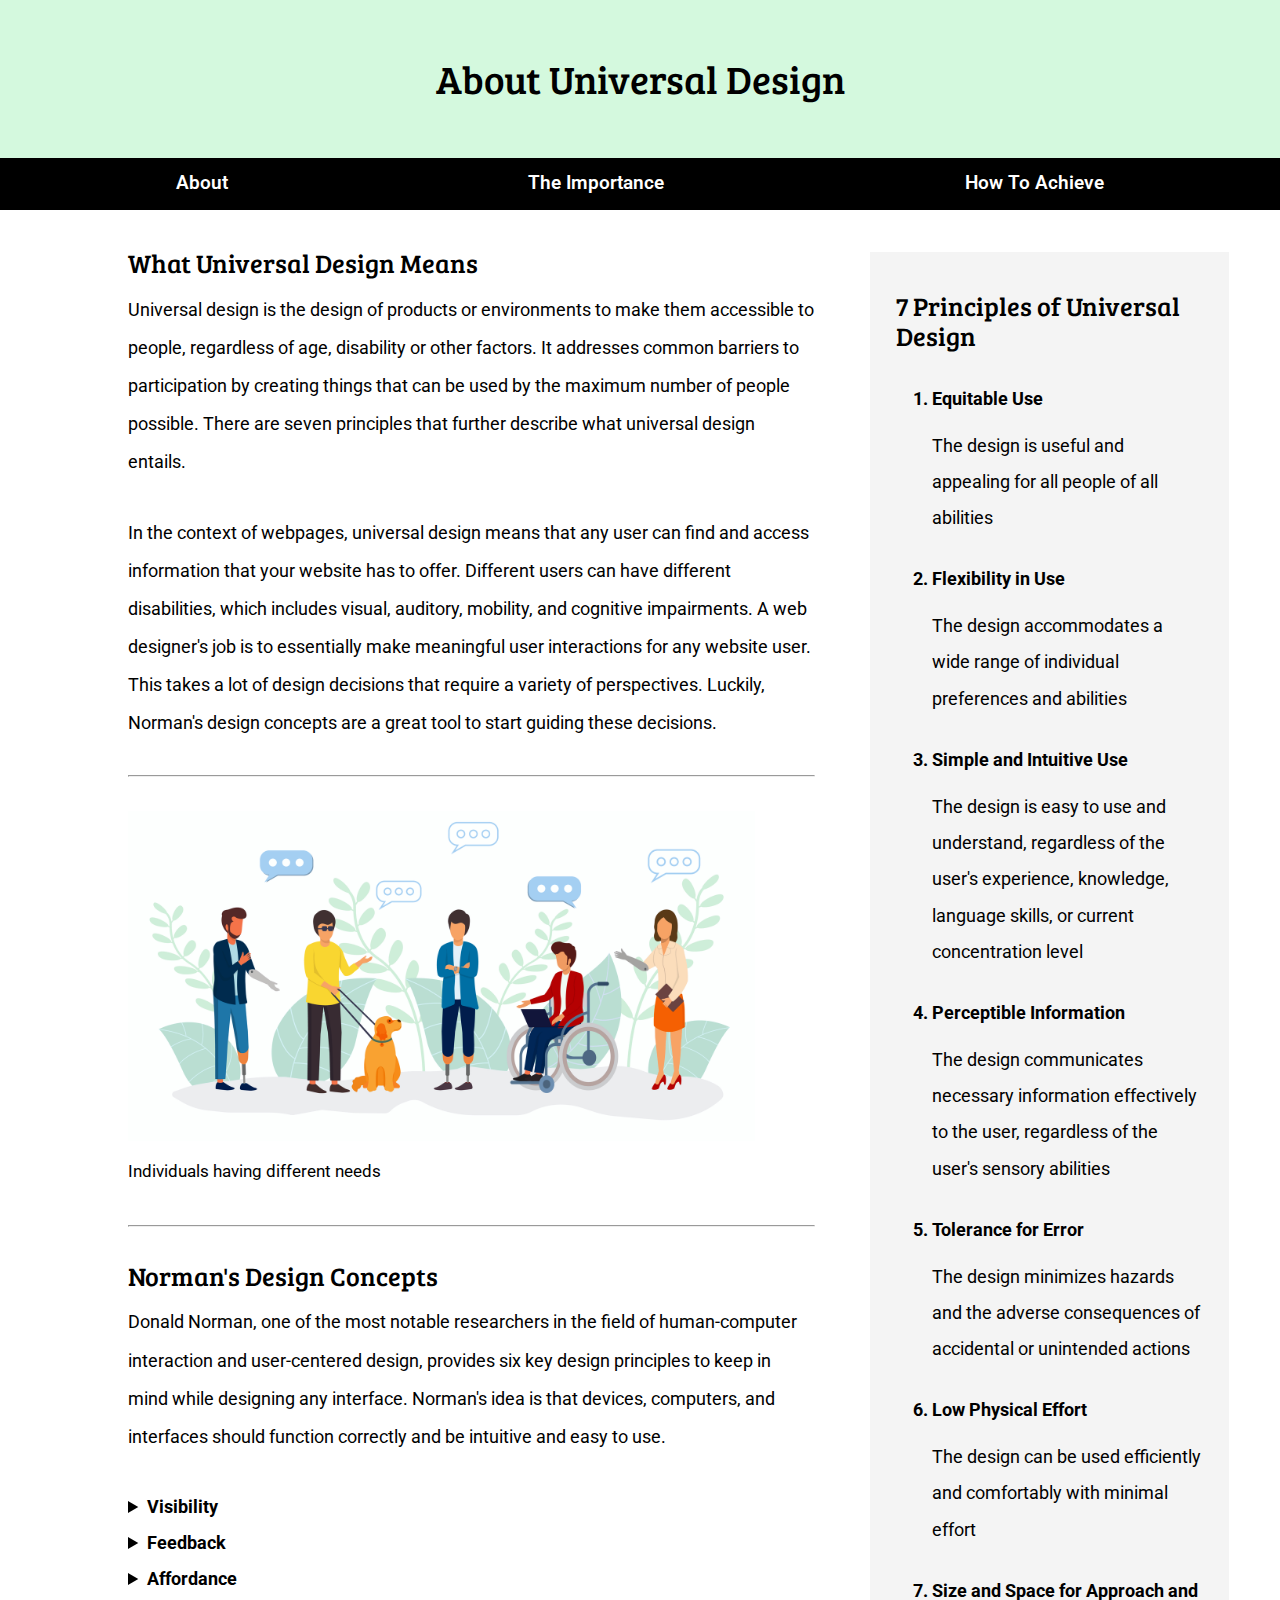
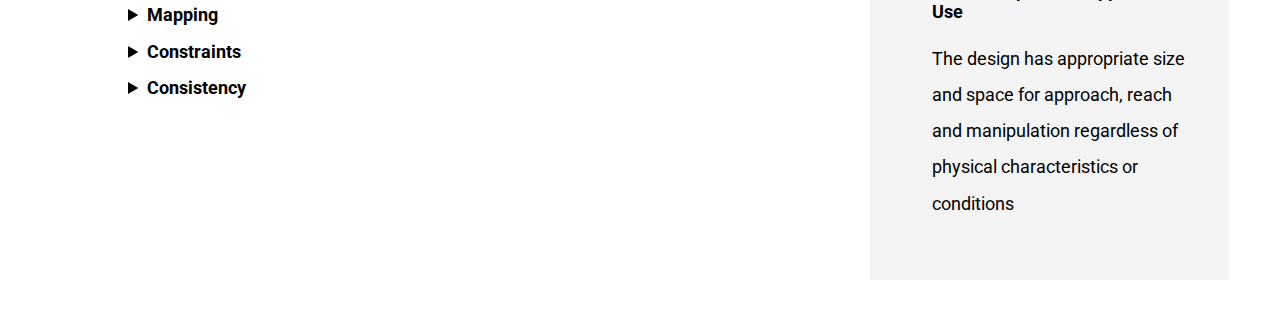
<file: index.html>
<!DOCTYPE html>
<html lang="en" dir="ltr">
<head>
  <meta charset="UTF-8">
  <meta name="viewport" content="width=device-width, initial-scale=1.0">
  <meta http-equiv="X-UA-Compatible" content="ie=edge">
  <title>About Universal Design</title>
  <link href="normalize.css" rel="stylesheet">
  <link href="what.css" rel="stylesheet">
</head>
<body>
  <a href="#main-content" class="skip-link"> Skip Navigation </a>
<div class="container">
  <header>
    <h1>About Universal Design</h1>
  </header>
  <!-- nav>ul>li*3>a[#]{Link $} -->
  <nav>
    <h2 class="sr-only"> Main Navigation </h2>
    <ul>
      <li><a href="">About</a></li>
      <li><a href="ud-why.html">The Importance</a></li>
      <li><a href="ud-how.html">How To Achieve</a></li>
    </ul>
  </nav>
  <!-- main>section*3>h2+p*5>lorem -->
  <main id="main-content">
    <section>
      <h2> What Universal Design Means </h2>
      <p>
        Universal design is the design of products or environments to make them accessible to people, regardless of age, disability or other factors. It addresses common barriers to participation by creating things that can be used by the maximum number of people possible. There are seven principles that further describe what universal design entails. 
      </p>

      <p>
        In the context of webpages, universal design means that any user can find and access information that your website has to offer. Different users can have different disabilities, which includes visual, auditory, mobility, and cognitive impairments. A web designer's job is to essentially make meaningful user interactions for any website user. This takes a lot of design decisions that require a variety of perspectives. Luckily, Norman's design concepts are a great tool to start guiding these decisions.   
      <p>
      
      <hr>
      <figure>  
        <img src="main-ud-image.jpg" alt="Drawing of cartoon people with prosthetics, a wheelchair, and a guide dog">
        <figcaption> Individuals having different needs </figcaption>
      </figure>
      <hr>
         
      </section>
    <section>
        <h2>Norman's Design Concepts</h2>
        <p>Donald Norman, one of the most notable researchers in the field of human-computer interaction and user-centered design, provides six key design principles to keep in mind while designing any interface. Norman's idea is that devices, computers, and interfaces should function correctly and be intuitive and easy to use.</p>

      <details>
        <summary> Visibility </summary>
        <p> Users should know, just by looking at an interface, what their options are and how to access them. It is essential to include only the options that are needed. </p>
      </details>
      <details>
        <summary> Feedback </summary>
        <p> The user must receive feedback after every action they perform to let them know whether or not their action was successful.</p>
      </details>
      <details>
        <summary> Affordance </summary>
        <p> Affordance is the link between how things look and how they are used.The design should be intuitive enough that the users know how to access their desired information just by looking at the interface. </p>
      </details>
      <details>
        <summary> Mapping </summary>
        <p> Mapping is the idea that, in a good design, the controls for something will closely resemble their effect. </p>
      </details>
      <details>
        <summary> Constraints </summary>
        <p> Constraints restrict a particular form of user interaction with an interface. This is essential because the user could become overwhelmed with the range of possibilities available through an interface. </p>
      </details>
      <details>
        <summary> Consistency </summary>
        <p> People learn new things and manage better when they recognize patterns. Consistency is key for these patterns to be recognized and learned by users. If similar-looking things do not produce a similar output, the user is bound to become frustrated. </p>
      </details>
    </section>
  </main>
  <aside id="aside1">
    <h2> 7 Principles of Universal Design </h2>
  <ol>
    <li> Equitable Use
        <p>The design is useful and appealing for all people of all abilities</p>
    </li>
    <li> Flexibility in Use
        <p>The design accommodates a wide range of individual preferences and abilities</p>
    </li>
    <li> Simple and Intuitive Use
        <p>The design is easy to use and understand, regardless of the user's experience, knowledge, language skills, or current concentration level</p>
    </li>
    <li> Perceptible Information
        <p>The design communicates necessary information effectively to the user, regardless of the user's sensory abilities</p>
    </li>
    <li> Tolerance for Error
        <p>The design minimizes hazards and the adverse consequences of accidental or unintended actions</p>
    </li>
    <li> Low Physical Effort
        <p>The design can be used efficiently and comfortably with minimal effort</p>
    </li>
    <li> Size and Space for Approach and Use
        <p>The design has appropriate size and space for approach, reach and manipulation regardless of physical characteristics or conditions</p>
    </li>
</ol>
    </aside>

</div> <!-- end container -->
</body>
</html>
</file>
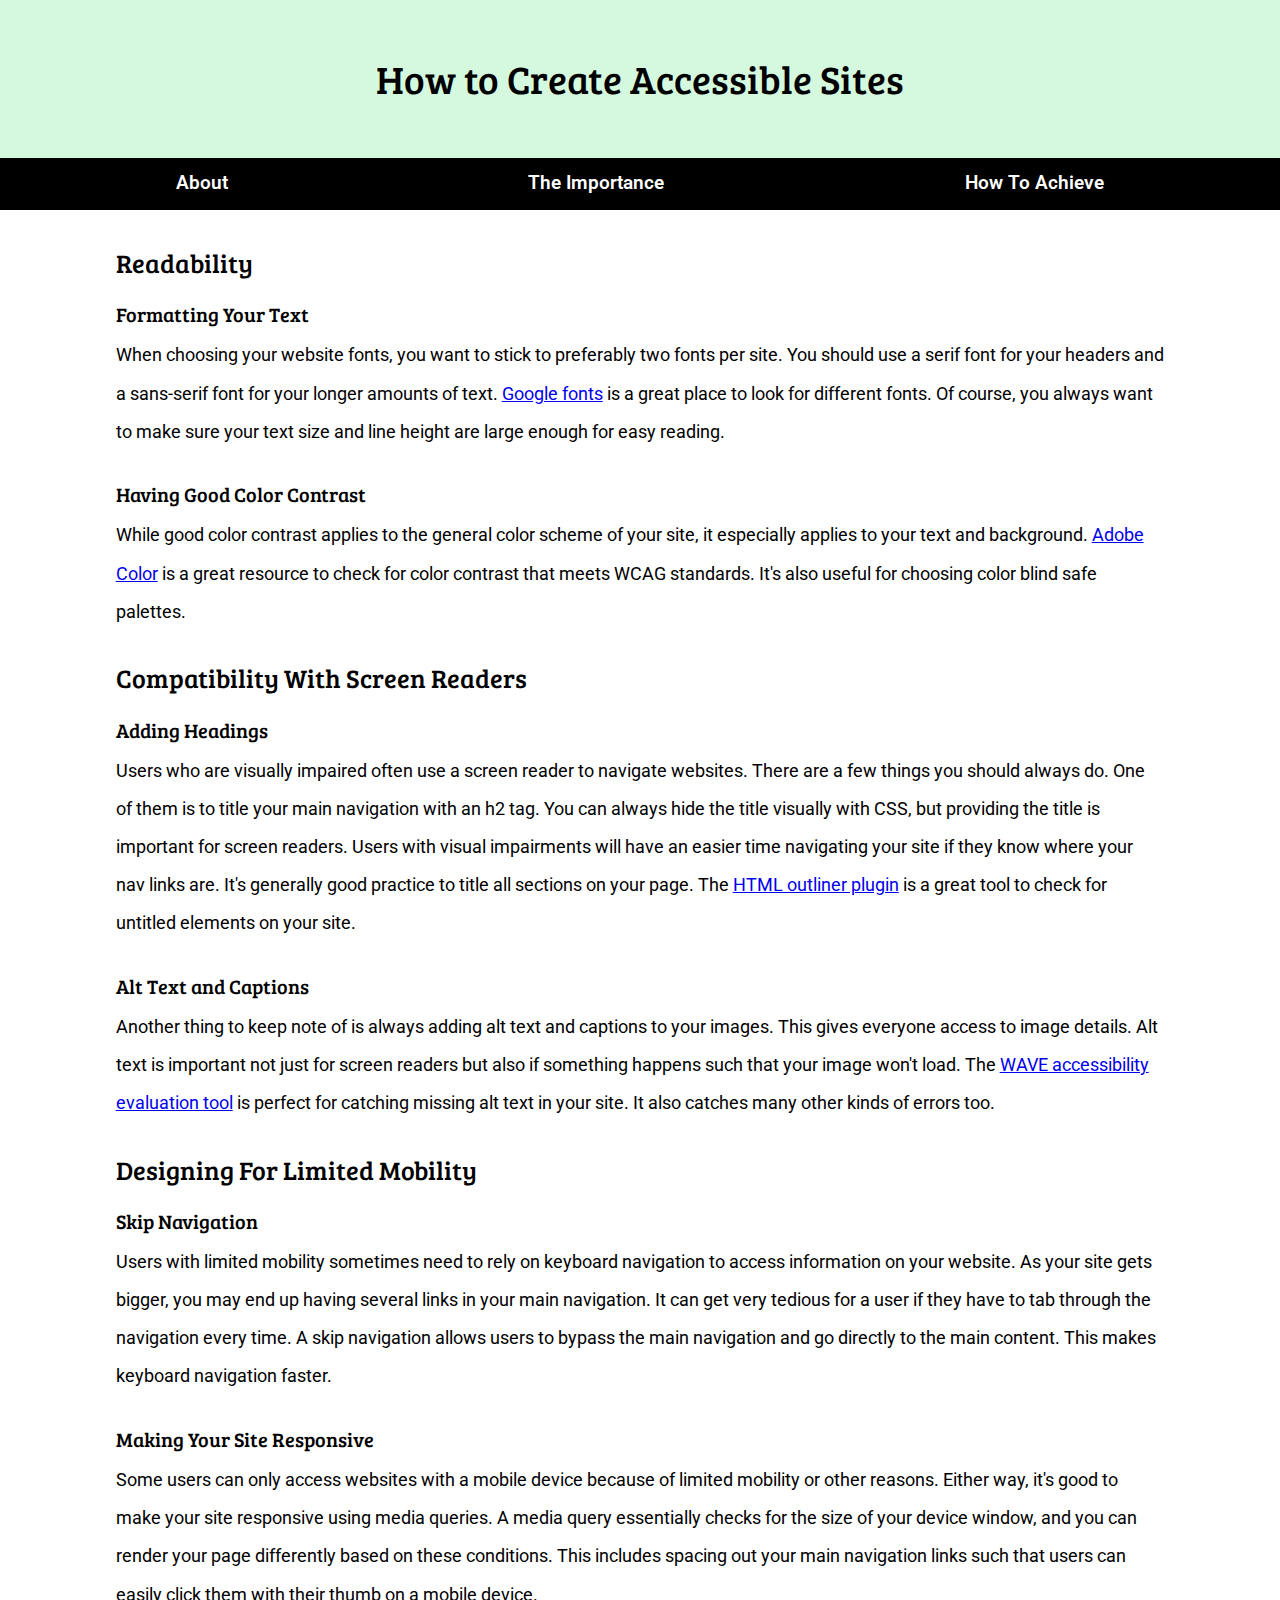
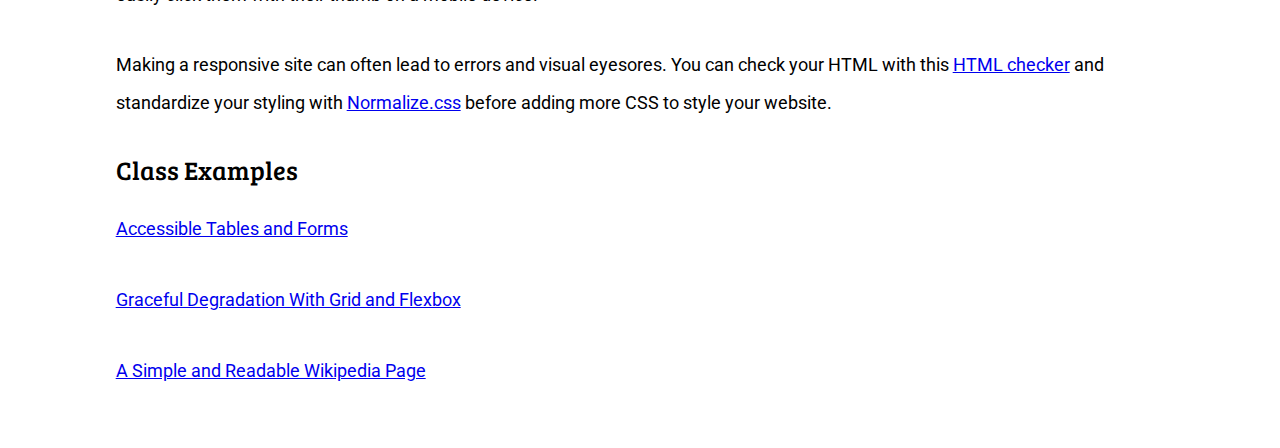
<file: ud-how.html>
<!DOCTYPE html>
<html lang="en" dir="ltr">
<head>
  <meta charset="UTF-8">
  <meta name="viewport" content="width=device-width, initial-scale=1.0">
  <meta http-equiv="X-UA-Compatible" content="ie=edge">
  <title>How to Create Accessible Sites</title>
  <link href="normalize.css" rel="stylesheet">
  <link href="why.css" rel="stylesheet">
</head>
<body>
  <a href="#main-content" class="skip-link"> Skip Navigation </a>
<div class="container">
  <header>
    <h1>How to Create Accessible Sites</h1>
  </header>
  <!-- nav>ul>li*3>a[#]{Link $} -->
  <nav>
    <h2 class="sr-only"> Main Navigation </h2>
    <ul>
      <li><a href="index.html">About</a></li>
      <li><a href="ud-why.html">The Importance</a></li>
      <li><a href="">How To Achieve</a></li>
    </ul>
  </nav>
  <!-- main>section*3>h2+p*5>lorem -->
  <main id="main-content">
    <section>
        <h2>Readability</h2>
        <h3> Formatting Your Text </h3>
        <p>When choosing your website fonts, you want to stick to preferably two fonts per site. You should use a serif font for your headers and a sans-serif font for your longer amounts of text. <a href="https://fonts.google.com/">Google fonts</a> is a great place to look for different fonts. Of course, you always want to make sure your text size and line height are large enough for easy reading. </p>
        
        <h3> Having Good Color Contrast </h3>
        <p>
          While good color contrast applies to the general color scheme of your site, it especially applies to your text and background. <a href="https://color.adobe.com/create/color-contrast-analyzer">Adobe Color</a> is a great resource to check for color contrast that meets WCAG standards. It's also useful for choosing color blind safe palettes.    
        </p>
    </section>
    <section>
        <h2>Compatibility With Screen Readers</h2>
        <h3> Adding Headings </h3>
        <p>Users who are visually impaired often use a screen reader to navigate websites. There are a few things you should always do. One of them is to title your main navigation with an h2 tag. You can always hide the title visually with CSS, but providing the title is important for screen readers. Users with visual impairments will have an easier time navigating your site if they know where your nav links are. It's generally good practice to title all sections on your page. The <a href="https://chrome.google.com/webstore/detail/html5-outliner/afoibpobokebhgfnknfndkgemglggomo?hl=en"> HTML outliner plugin</a> is a great tool to check for untitled elements on your site. </p>

        <h3> Alt Text and Captions </h3>
        <p>
          Another thing to keep note of is always adding alt text and captions to your images. This gives everyone access to image details. Alt text is important not just for screen readers but also if something happens such that your image won't load. The <a href="https://chrome.google.com/webstore/detail/wave-evaluation-tool/jbbplnpkjmmeebjpijfedlgcdilocofh?hl=en-US"> WAVE accessibility evaluation tool</a> is perfect for catching missing alt text in your site. It also catches many other kinds of errors too.   
        </p>
        
    </section>
    <section>
        <h2>Designing For Limited Mobility</h2>
        <h3> Skip Navigation </h3>
        <p>
          Users with limited mobility sometimes need to rely on keyboard navigation to access information on your website. As your site gets bigger, you may end up having several links in your main navigation. It can get very tedious for a user if they have to tab through the navigation every time. A skip navigation allows users to bypass the main navigation and go directly to the main content. This makes keyboard navigation faster. 
        </p>

        <h3> Making Your Site Responsive </h3>
        <p>
          Some users can only access websites with a mobile device because of limited mobility or other reasons. Either way, it's good to make your site responsive using media queries. A media query essentially checks for the size of your device window, and you can render your page differently based on these conditions. This includes spacing out your main navigation links such that users can easily click them with their thumb on a mobile device. 
        </p>

        <p>
          Making a responsive site can often lead to errors and visual eyesores. You can check your HTML with this <a href="https://validator.w3.org/nu/#file">HTML checker</a> and standardize your styling with <a href="https://necolas.github.io/normalize.css/">Normalize.css</a> before adding more CSS to style your website.   
        </p>
    </section>
    <section>
      <h2> Class Examples </h2>
      <p> <a href="tables-forms/pokemon.html"> Accessible Tables and Forms </a> </p>
      <p> <a href="accessible-layout/acnh.html"> Graceful Degradation With Grid and Flexbox </a> </p>
      <p> <a href="wikipediaPage/loz.html"> A Simple and Readable Wikipedia Page </a> </p>
    </section>
  </main>

</div> <!-- end container -->
</body>
</html>
</file>
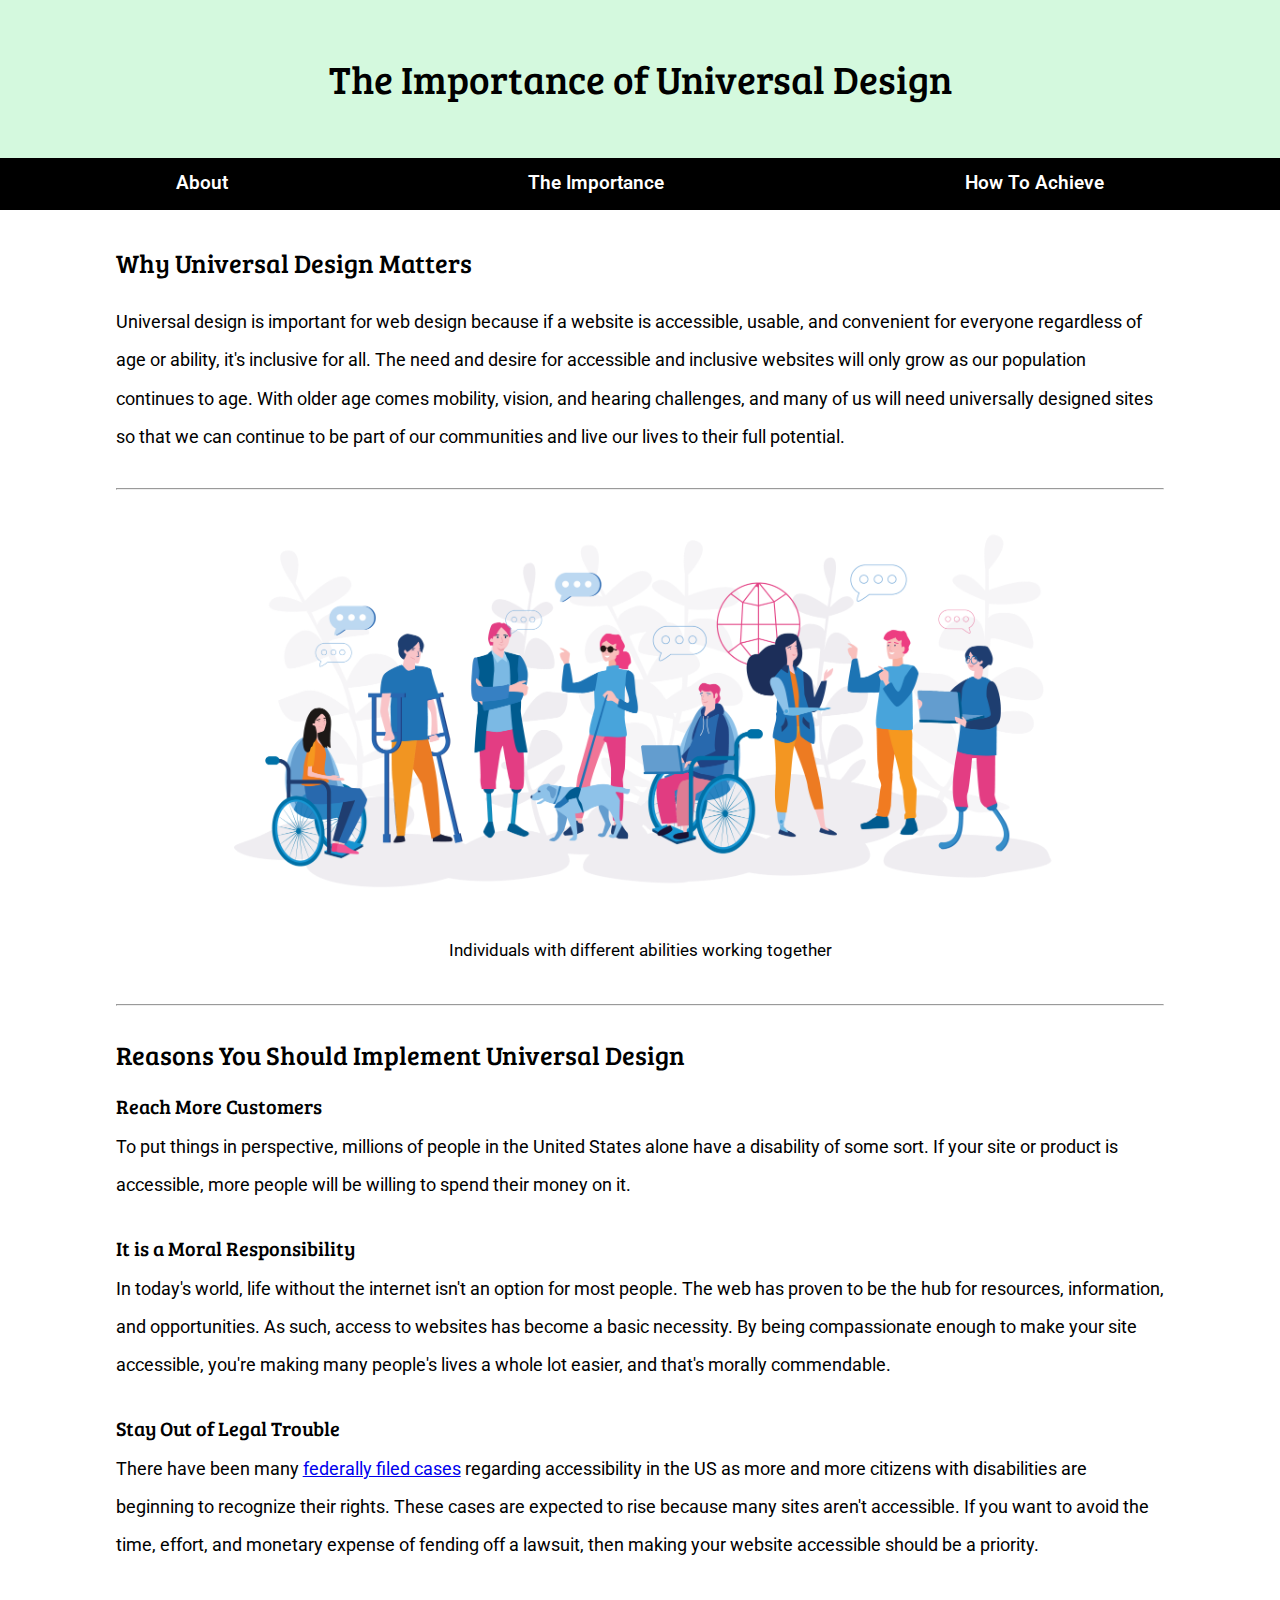
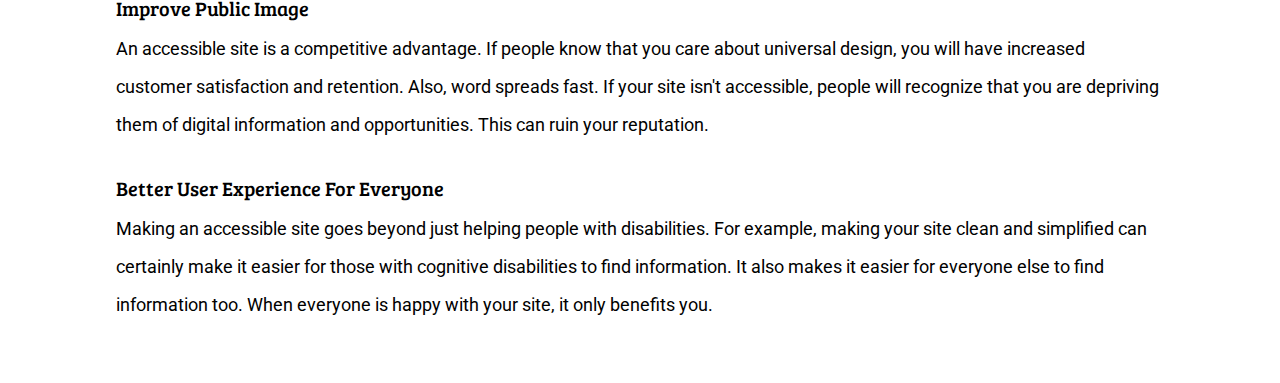
<file: ud-why.html>
<!DOCTYPE html>
<html lang="en" dir="ltr">
<head>
  <meta charset="UTF-8">
  <meta name="viewport" content="width=device-width, initial-scale=1.0">
  <meta http-equiv="X-UA-Compatible" content="ie=edge">
  <title>The Importance of Universal Design</title>
  <link href="normalize.css" rel="stylesheet">
  <link href="why.css" rel="stylesheet">
</head>
<body>
  <a href="#main-content" class="skip-link"> Skip Navigation </a>
<div class="container">
  <header>
    <h1>The Importance of Universal Design</h1>
  </header>
  <!-- nav>ul>li*3>a[#]{Link $} -->
  <nav>
    <h2 class="sr-only"> Main Navigation </h2>
    <ul>
      <li><a href="index.html">About</a></li>
      <li><a href="">The Importance</a></li>
      <li><a href="ud-how.html">How To Achieve</a></li>
    </ul>
  </nav>
  <!-- main>section*3>h2+p*5>lorem -->
  <main id="main-content">
    <section>
        <h2>Why Universal Design Matters</h2>
        <p>Universal design is important for web design because if a website is accessible, usable, and convenient for everyone regardless of age or ability, it's inclusive for all. The need and desire for accessible and inclusive websites will only grow as our population continues to age. With older age comes mobility, vision, and hearing challenges, and many of us will need universally designed sites so that we can continue to be part of our communities and live our lives to their full potential.</p>
        
        <hr>
        <div class="centered-image">
        <figure>  
          <img src="inclusive-design.png" alt="Drawing of cartoon people communicating with speech bubbles">
          <figcaption> Individuals with different abilities working together </figcaption>
        </figure>
        </div>
        <hr>

    </section>
    <section>
        <h2>Reasons You Should Implement Universal Design</h2>
        <h3> Reach More Customers </h3>
        <p>To put things in perspective, millions of people in the United States alone have a disability of some sort. If your site or product is accessible, more people will be willing to spend their money on it.</p>

        <h3> It is a Moral Responsibility </h3>
        <p>In today's world, life without the internet isn't an option for most people. The web has proven to be the hub for resources, information, and opportunities. As such, access to websites has become a basic necessity. By being compassionate enough to make your site accessible, you're making many people's lives a whole lot easier, and that's morally commendable.</p>

        <h3> Stay Out of Legal Trouble </h3>
        <p>There have been many <a href="https://www.essentialaccessibility.com/blog/web-accessibility-lawsuits"> federally filed cases</a> regarding accessibility in the US as more and more citizens with disabilities are beginning to recognize their rights. These cases are expected to rise because many sites aren't accessible. If you want to avoid the time, effort, and monetary expense of fending off a lawsuit, then making your website accessible should be a priority.</p>

        <h3> Improve Public Image </h3>
        <p>An accessible site is a competitive advantage. If people know that you care about universal design, you will have increased customer satisfaction and retention. Also, word spreads fast. If your site isn't accessible, people will recognize that you are depriving them of digital information and opportunities. This can ruin your reputation.</p>

        <h3> Better User Experience For Everyone </h3>
        <p>Making an accessible site goes beyond just helping people with disabilities. For example, making your site clean and simplified can certainly make it easier for those with cognitive disabilities to find information. It also makes it easier for everyone else to find information too. When everyone is happy with your site, it only benefits you.</p>
        
    </section>
  </main>

</div> <!-- end container -->
</body>
</html>
</file>
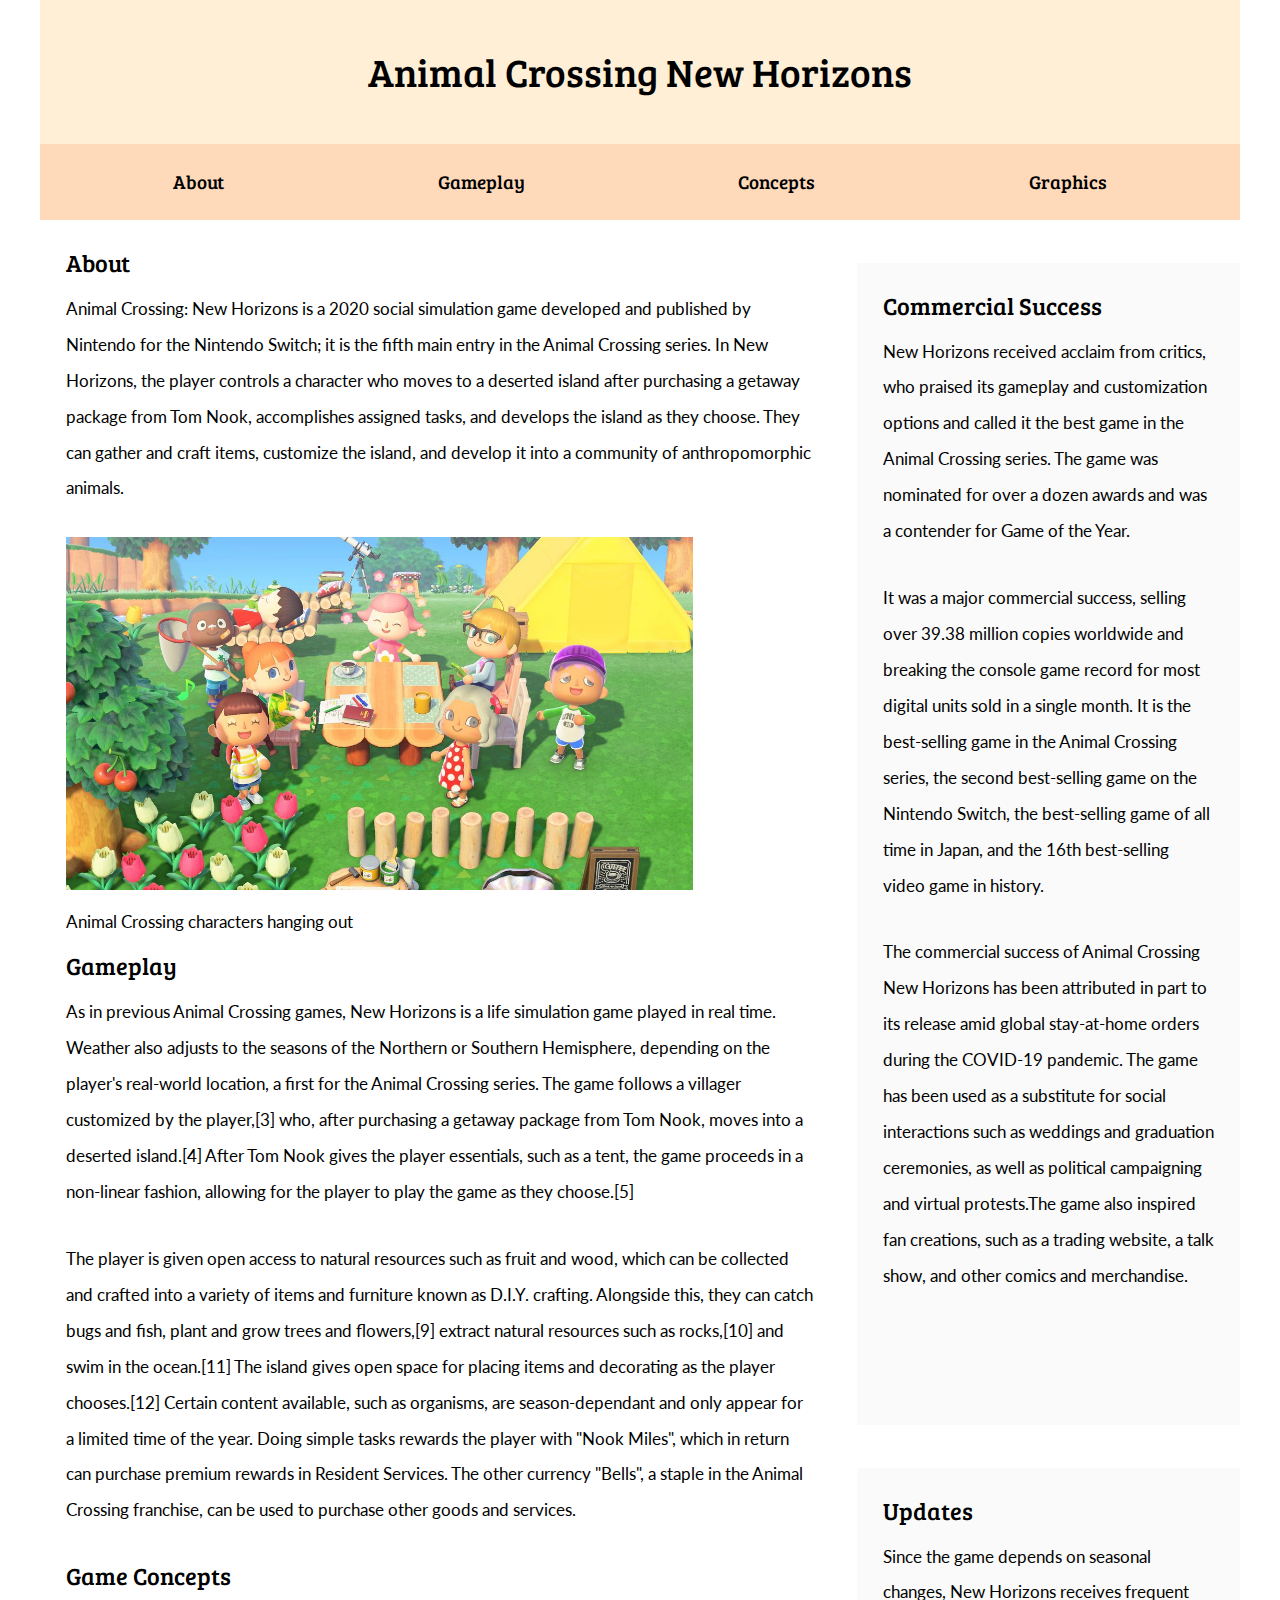
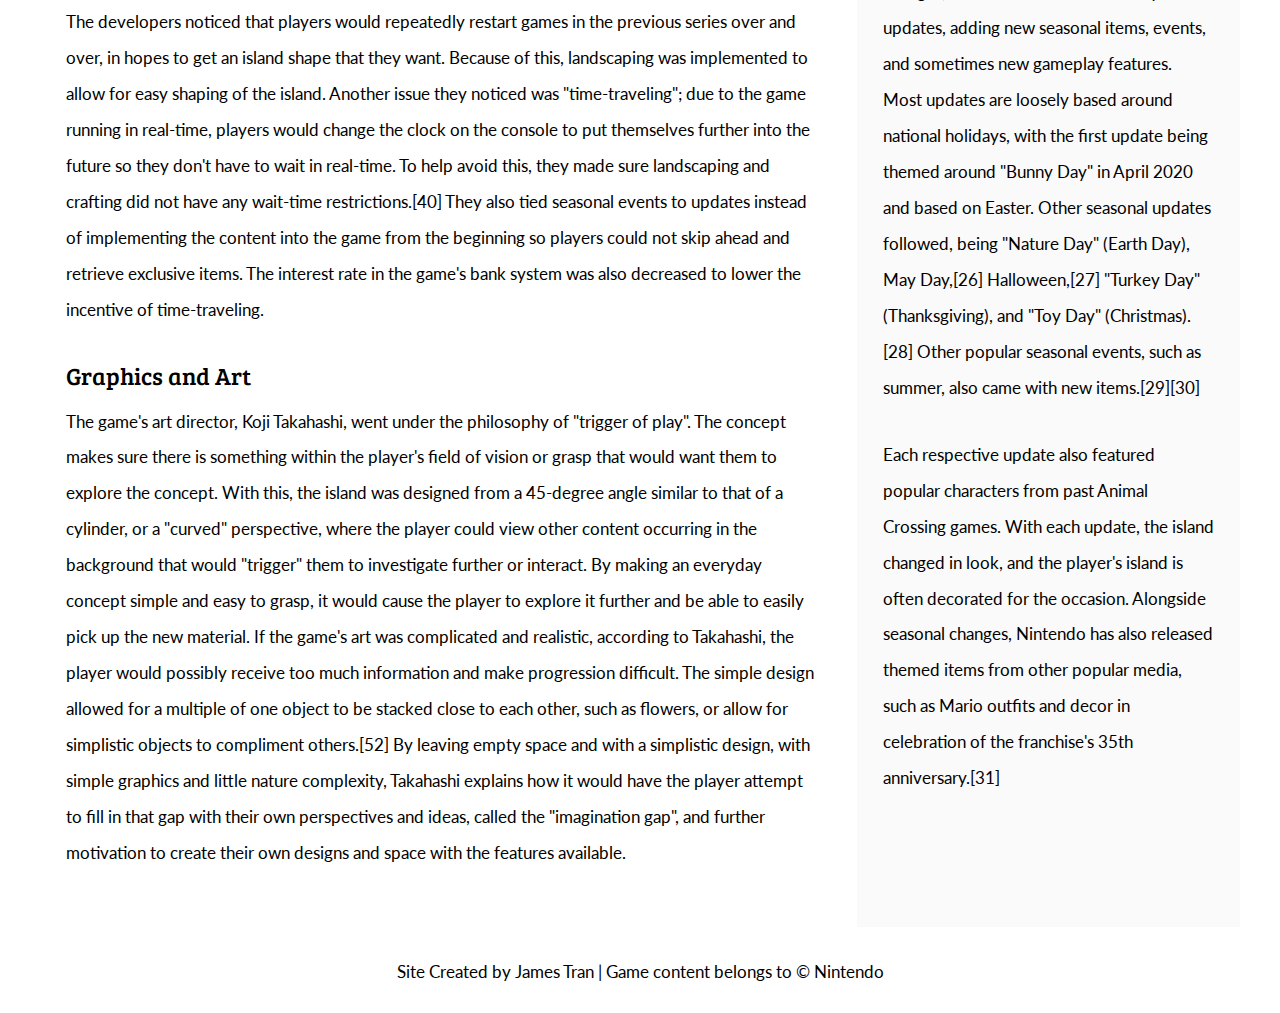
<file: accessible-layout/acnh.html>
<!DOCTYPE html>
<html lang="en">
<head>
    <meta charset="UTF-8">
    <meta http-equiv="X-UA-Compatible" content="IE=edge">
    <meta name="viewport" content="width=device-width, initial-scale=1.0">
    <title>Animal Crossing New Horizons</title>
    <link href="acnh.css" rel="stylesheet">
</head>
<body>
    <div class="container">
        <header>
          <h1>Animal Crossing New Horizons</h1>
        </header>
        <nav>
          <h2 class="sr-only"> Main Navigation </h2>
          <ul>
            <li><a href="#general-about">About</a></li>
            <li><a href="#gameplay">Gameplay</a></li>
            <li><a href="#concepts">Concepts</a></li>
            <li><a href="#graphics">Graphics</a></li>
          </ul>
        </nav>
        <main>
          <section id="general-about">
            <h2>About</h2>
            <p>
                Animal Crossing: New Horizons is a 2020 social simulation game developed and published by Nintendo for the Nintendo Switch; it is the fifth main entry in the Animal Crossing series. In New Horizons, the player controls a character who moves to a deserted island after purchasing a getaway package from Tom Nook, accomplishes assigned tasks, and develops the island as they choose. They can gather and craft items, customize the island, and develop it into a community of anthropomorphic animals.
            </p>
            <figure>  
                <img src="ACNH_screen.jpg" alt="Animal Crossing Gameplay">
                <figcaption> Animal Crossing characters hanging out </figcaption>
            </figure> 
          </section>

          <section id="gameplay">
            <h2> Gameplay </h2>
            <p>                
                As in previous Animal Crossing games, New Horizons is a life simulation game played in real time. Weather also adjusts to the seasons of the Northern or Southern Hemisphere, depending on the player's real-world location, a first for the Animal Crossing series. The game follows a villager customized by the player,[3] who, after purchasing a getaway package from Tom Nook, moves into a deserted island.[4] After Tom Nook gives the player essentials, such as a tent, the game proceeds in a non-linear fashion, allowing for the player to play the game as they choose.[5]
            </p>
            <p>
                The player is given open access to natural resources such as fruit and wood, which can be collected and crafted into a variety of items and furniture known as D.I.Y. crafting. Alongside this, they can catch bugs and fish, plant and grow trees and flowers,[9] extract natural resources such as rocks,[10] and swim in the ocean.[11] The island gives open space for placing items and decorating as the player chooses.[12] Certain content available, such as organisms, are season-dependant and only appear for a limited time of the year. Doing simple tasks rewards the player with "Nook Miles", which in return can purchase premium rewards in Resident Services. The other currency "Bells", a staple in the Animal Crossing franchise, can be used to purchase other goods and services.
            </p>
          </section>
          <section id="concepts">
            <h2> Game Concepts </h2>
            <p>
                The developers noticed that players would repeatedly restart games in the previous series over and over, in hopes to get an island shape that they want. Because of this, landscaping was implemented to allow for easy shaping of the island. Another issue they noticed was "time-traveling"; due to the game running in real-time, players would change the clock on the console to put themselves further into the future so they don't have to wait in real-time. To help avoid this, they made sure landscaping and crafting did not have any wait-time restrictions.[40] They also tied seasonal events to updates instead of implementing the content into the game from the beginning so players could not skip ahead and retrieve exclusive items. The interest rate in the game's bank system was also decreased to lower the incentive of time-traveling.
            </p>
          </section>
          <section id="graphics">
            <h2> Graphics and Art </h2>
            <p>
              The game's art director, Koji Takahashi, went under the philosophy of "trigger of play". The concept makes sure there is something within the player's field of vision or grasp that would want them to explore the concept. With this, the island was designed from a 45-degree angle similar to that of a cylinder, or a "curved" perspective, where the player could view other content occurring in the background that would "trigger" them to investigate further or interact. By making an everyday concept simple and easy to grasp, it would cause the player to explore it further and be able to easily pick up the new material. If the game's art was complicated and realistic, according to Takahashi, the player would possibly receive too much information and make progression difficult. The simple design allowed for a multiple of one object to be stacked close to each other, such as flowers, or allow for simplistic objects to compliment others.[52] By leaving empty space and with a simplistic design, with simple graphics and little nature complexity, Takahashi explains how it would have the player attempt to fill in that gap with their own perspectives and ideas, called the "imagination gap", and further motivation to create their own designs and space with the features available.
            </p>
          </section>
        </main>
        <aside id="aside1">
          <h2>Commercial Success</h2>
          <p>
            New Horizons received acclaim from critics, who praised its gameplay and customization options and called it the best game in the Animal Crossing series. The game was nominated for over a dozen awards and was a contender for Game of the Year.
          </p>
          <p>
            It was a major commercial success, selling over 39.38 million copies worldwide and breaking the console game record for most digital units sold in a single month. It is the best-selling game in the Animal Crossing series, the second best-selling game on the Nintendo Switch, the best-selling game of all time in Japan, and the 16th best-selling video game in history.
          </p>
          <p>
            The commercial success of Animal Crossing New Horizons has been attributed in part to its release amid global stay-at-home orders during the COVID-19 pandemic. The game has been used as a substitute for social interactions such as weddings and graduation ceremonies, as well as political campaigning and virtual protests.The game also inspired fan creations, such as a trading website, a talk show, and other comics and merchandise.
          </p>
        </aside>
        <aside id="aside2">
          <h2>Updates</h2>
          <p>
            Since the game depends on seasonal changes, New Horizons receives frequent updates, adding new seasonal items, events, and sometimes new gameplay features. Most updates are loosely based around national holidays, with the first update being themed around "Bunny Day" in April 2020 and based on Easter. Other seasonal updates followed, being "Nature Day" (Earth Day), May Day,[26] Halloween,[27] "Turkey Day" (Thanksgiving), and "Toy Day" (Christmas).[28] Other popular seasonal events, such as summer, also came with new items.[29][30]
          </p>
          <p>
            Each respective update also featured popular characters from past Animal Crossing games. With each update, the island changed in look, and the player's island is often decorated for the occasion. Alongside seasonal changes, Nintendo has also released themed items from other popular media, such as Mario outfits and decor in celebration of the franchise's 35th anniversary.[31]
          </p>
        </aside>
        <footer>
          <small>  Site Created by James Tran | Game content belongs to &copy; Nintendo</small>
        </footer>
      
      </div> <!-- end container --> 
</body>
</html>
</file>
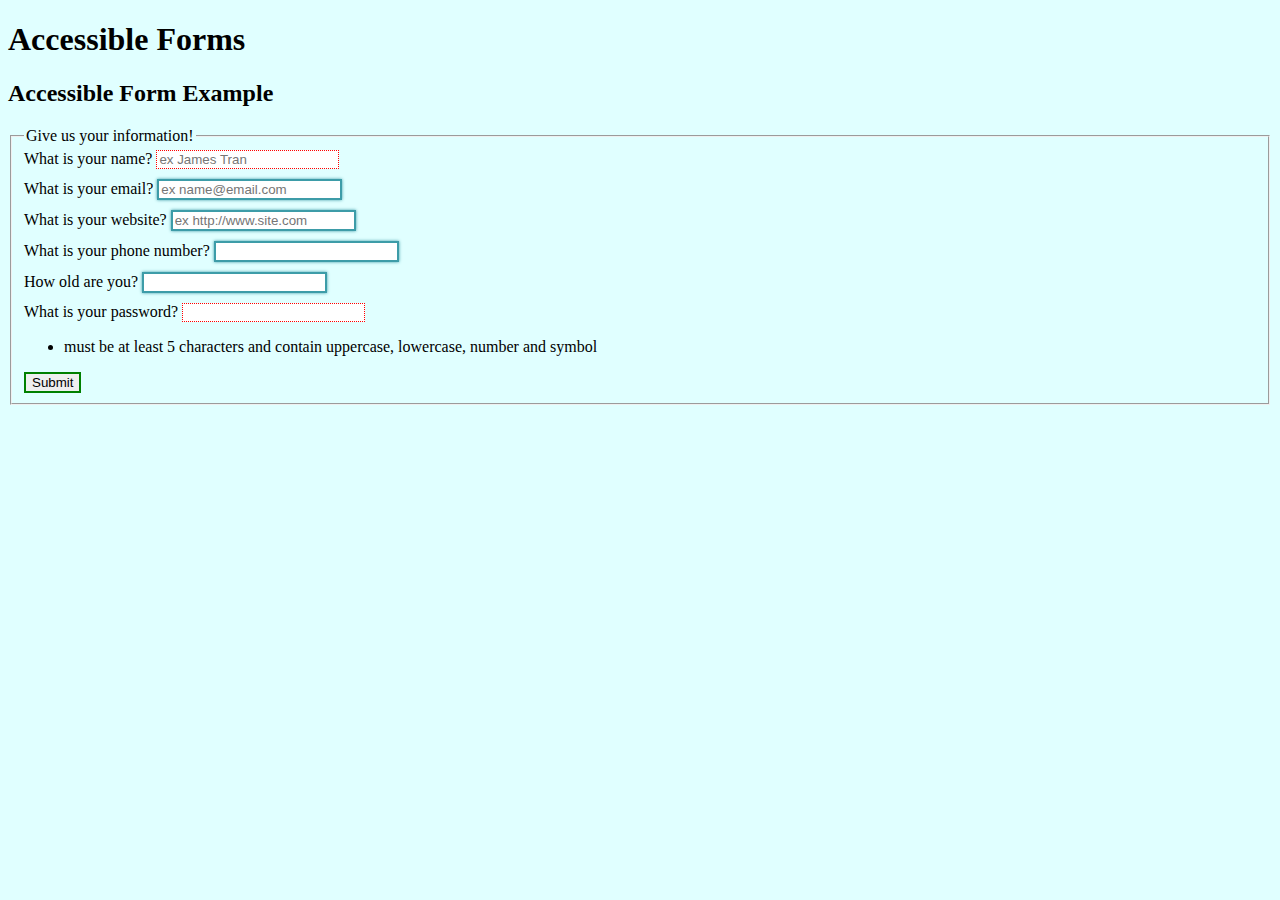
<file: class-notes/forms-demo.html>
<!DOCTYPE html>
<html lang = "en">
  <head>
    <meta charset="utf-8">
    <meta name="viewport" content="width=device-width, initial-scale=1.0"> 
    <meta http-equiv="X-UA-Compatible" content="ie=edge">
    <title> Accessible Forms </title>
    <link href="css/form.css" rel="stylesheet">
  </head>

  <body>
    <header>  
      <h1> Accessible Forms </h1>
    </header>

    <main>
      <section>
        <h2> Accessible Form Example </h2>

        <form id="myForm" method="post">  
          <fieldset>
            <legend> Give us your information!</legend>

            <label for="name">
              What is your name?
              <input type="text" id="name" placeholder="ex James Tran"required>
            </label>

            <label for="your-email">
              What is your email?
              <input type="email" id="your-email" placeholder="ex name@email.com">
            </label>

            <label for="website">
              What is your website?
              <input type="url" id="website" placeholder="ex http://www.site.com">
            </label>

            <label for="phone">
              What is your phone number?
              <input type="tel" id="phone" minlength="7">
            </label>

            <label for="age">
              How old are you?
              <input type="number" id="age">
            </label>

            <label for="password">
              What is your password?
              <input type="text" id="password" maxlength="20" minlength="5" pattern="(?=.*\d)(?=.*[a-z])(?=.*[A-Z])(?=.*[@#$%^&+!=]).*" required>
            </label>
            <ul class="inputRequirements">
              <li>must be at least 5 characters and contain uppercase, lowercase, number and symbol</li>
            </ul>

            <input type="submit"> 
          </fieldset>
        </form>
        

      </section>
    </main>

  </body>
</html>
</file>
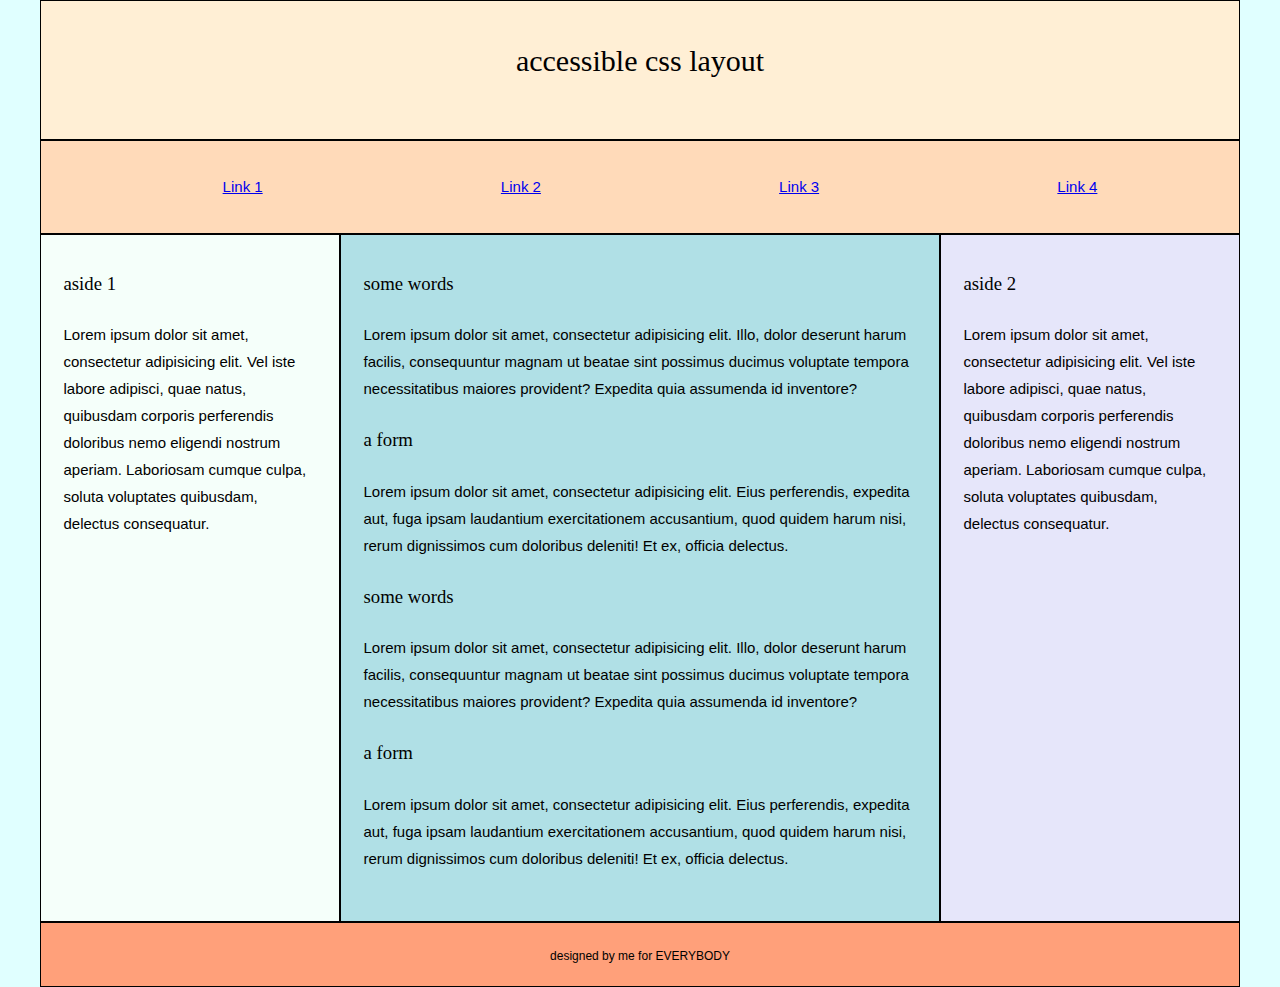
<file: class-notes/grid.html>
<!DOCTYPE html>
<html lang="en">
<head>
  <meta charset="UTF-8">
  <meta name="viewport" content="width=device-width, initial-scale=1.0">
  <meta http-equiv="X-UA-Compatible" content="ie=edge">
  <title>Accessible grid</title>
  <link href="css/normalize.css" rel="stylesheet">
  <link href="css/grid.css" rel="stylesheet">
</head>
<body>
<div class="container">
  <header>
    <h1>accessible css layout</h1>
  </header>
  <nav>
    <ul>
      <li><a href="#">Link 1</a></li>
      <li><a href="#">Link 2</a></li>
      <li><a href="#">Link 3</a></li>
      <li><a href="#">Link 4</a></li>
    </ul>
  </nav>
  <main>
    <section>
      <h2>some words</h2>
      <p>Lorem ipsum dolor sit amet, consectetur adipisicing elit. Illo, dolor deserunt harum facilis, consequuntur magnam ut beatae sint possimus ducimus voluptate tempora necessitatibus maiores provident? Expedita quia assumenda id inventore?</p>
      <h2>a form</h2>
      <p>Lorem ipsum dolor sit amet, consectetur adipisicing elit. Eius perferendis, expedita aut, fuga ipsam laudantium exercitationem accusantium, quod quidem harum nisi, rerum dignissimos cum doloribus deleniti! Et ex, officia delectus.</p>
      <h2>some words</h2>
      <p>Lorem ipsum dolor sit amet, consectetur adipisicing elit. Illo, dolor deserunt harum facilis, consequuntur magnam ut beatae sint possimus ducimus voluptate tempora necessitatibus maiores provident? Expedita quia assumenda id inventore?</p>
      <h2>a form</h2>
      <p>Lorem ipsum dolor sit amet, consectetur adipisicing elit. Eius perferendis, expedita aut, fuga ipsam laudantium exercitationem accusantium, quod quidem harum nisi, rerum dignissimos cum doloribus deleniti! Et ex, officia delectus.</p>
    </section>
  </main>
  <aside id="aside1">
    <h2>aside 1</h2>
    <p>Lorem ipsum dolor sit amet, consectetur adipisicing elit. Vel iste labore adipisci, quae natus, quibusdam corporis perferendis doloribus nemo eligendi nostrum aperiam. Laboriosam cumque culpa, soluta voluptates quibusdam, delectus consequatur.</p>
  </aside>
  <aside id="aside2">
    <h2>aside 2</h2>
    <p>Lorem ipsum dolor sit amet, consectetur adipisicing elit. Vel iste labore adipisci, quae natus, quibusdam corporis perferendis doloribus nemo eligendi nostrum aperiam. Laboriosam cumque culpa, soluta voluptates quibusdam, delectus consequatur.</p>
  </aside>
  <footer>
    <small> designed by me for EVERYBODY</small>
  </footer>

</div> <!-- end container -->
</body>
</html>
</file>
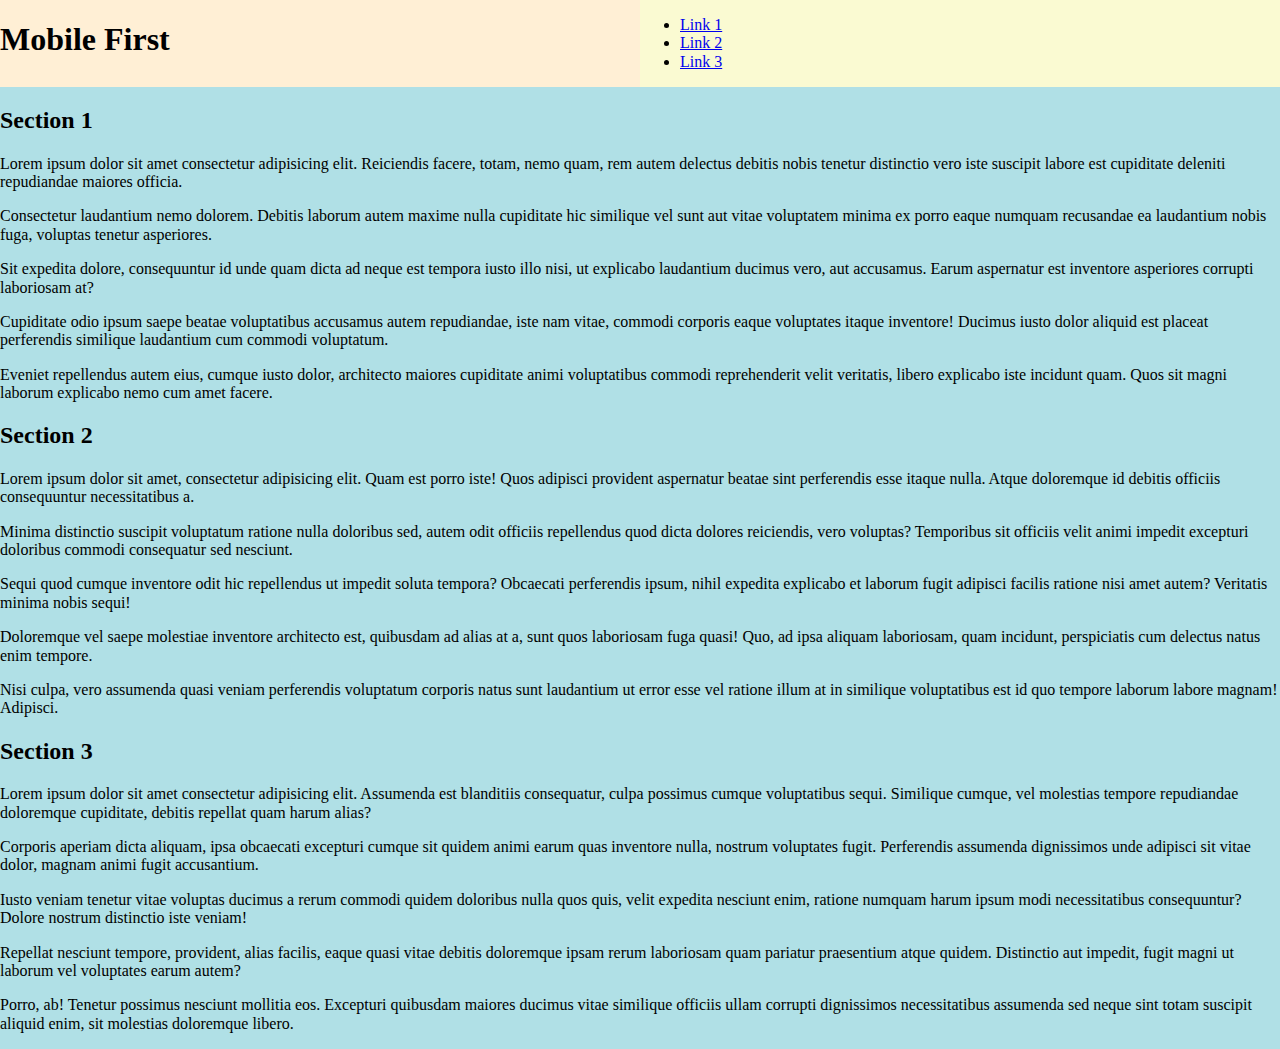
<file: class-notes/mobile-first.html>
<!DOCTYPE html>
<html lang="en" dir="ltr">
<head>
  <meta charset="UTF-8">
  <meta name="viewport" content="width=device-width, initial-scale=1.0">
  <meta http-equiv="X-UA-Compatible" content="ie=edge">
  <title>Mobile First</title>
  <link href="css/normalize.css" rel="stylesheet">
  <link href="css/mobile.css" rel="stylesheet">
</head>
<body>
<div class="container">
  <header>
    <h1>Mobile First</h1>
  </header>
  <!-- nav>ul>li*3>a[#]{Link $} -->
  <nav>
    <ul>
      <li><a href="#">Link 1</a></li>
      <li><a href="#">Link 2</a></li>
      <li><a href="#">Link 3</a></li>
    </ul>
  </nav>
  <!-- main>section*3>h2+p*5>lorem -->
  <main>
    <section>
        <h2>Section 1</h2>
        <p>Lorem ipsum dolor sit amet consectetur adipisicing elit. Reiciendis facere, totam, nemo quam, rem autem delectus debitis nobis tenetur distinctio vero iste suscipit labore est cupiditate deleniti repudiandae maiores officia.</p>
        <p>Consectetur laudantium nemo dolorem. Debitis laborum autem maxime nulla cupiditate hic similique vel sunt aut vitae voluptatem minima ex porro eaque numquam recusandae ea laudantium nobis fuga, voluptas tenetur asperiores.</p>
        <p>Sit expedita dolore, consequuntur id unde quam dicta ad neque est tempora iusto illo nisi, ut explicabo laudantium ducimus vero, aut accusamus. Earum aspernatur est inventore asperiores corrupti laboriosam at?</p>
        <p>Cupiditate odio ipsum saepe beatae voluptatibus accusamus autem repudiandae, iste nam vitae, commodi corporis eaque voluptates itaque inventore! Ducimus iusto dolor aliquid est placeat perferendis similique laudantium cum commodi voluptatum.</p>
        <p>Eveniet repellendus autem eius, cumque iusto dolor, architecto maiores cupiditate animi voluptatibus commodi reprehenderit velit veritatis, libero explicabo iste incidunt quam. Quos sit magni laborum explicabo nemo cum amet facere.</p>
    </section>
    <section>
        <h2>Section 2</h2>
        <p>Lorem ipsum dolor sit amet, consectetur adipisicing elit. Quam est porro iste! Quos adipisci provident aspernatur beatae sint perferendis esse itaque nulla. Atque doloremque id debitis officiis consequuntur necessitatibus a.</p>
        <p>Minima distinctio suscipit voluptatum ratione nulla doloribus sed, autem odit officiis repellendus quod dicta dolores reiciendis, vero voluptas? Temporibus sit officiis velit animi impedit excepturi doloribus commodi consequatur sed nesciunt.</p>
        <p>Sequi quod cumque inventore odit hic repellendus ut impedit soluta tempora? Obcaecati perferendis ipsum, nihil expedita explicabo et laborum fugit adipisci facilis ratione nisi amet autem? Veritatis minima nobis sequi!</p>
        <p>Doloremque vel saepe molestiae inventore architecto est, quibusdam ad alias at a, sunt quos laboriosam fuga quasi! Quo, ad ipsa aliquam laboriosam, quam incidunt, perspiciatis cum delectus natus enim tempore.</p>
        <p>Nisi culpa, vero assumenda quasi veniam perferendis voluptatum corporis natus sunt laudantium ut error esse vel ratione illum at in similique voluptatibus est id quo tempore laborum labore magnam! Adipisci.</p>
    </section>
    <section>
        <h2>Section 3</h2>
        <p>Lorem ipsum dolor sit amet consectetur adipisicing elit. Assumenda est blanditiis consequatur, culpa possimus cumque voluptatibus sequi. Similique cumque, vel molestias tempore repudiandae doloremque cupiditate, debitis repellat quam harum alias?</p>
        <p>Corporis aperiam dicta aliquam, ipsa obcaecati excepturi cumque sit quidem animi earum quas inventore nulla, nostrum voluptates fugit. Perferendis assumenda dignissimos unde adipisci sit vitae dolor, magnam animi fugit accusantium.</p>
        <p>Iusto veniam tenetur vitae voluptas ducimus a rerum commodi quidem doloribus nulla quos quis, velit expedita nesciunt enim, ratione numquam harum ipsum modi necessitatibus consequuntur? Dolore nostrum distinctio iste veniam!</p>
        <p>Repellat nesciunt tempore, provident, alias facilis, eaque quasi vitae debitis doloremque ipsam rerum laboriosam quam pariatur praesentium atque quidem. Distinctio aut impedit, fugit magni ut laborum vel voluptates earum autem?</p>
        <p>Porro, ab! Tenetur possimus nesciunt mollitia eos. Excepturi quibusdam maiores ducimus vitae similique officiis ullam corrupti dignissimos necessitatibus assumenda sed neque sint totam suscipit aliquid enim, sit molestias doloremque libero.</p>
    </section>
  </main>

</div> <!-- end container -->
</body>
</html>
</file>
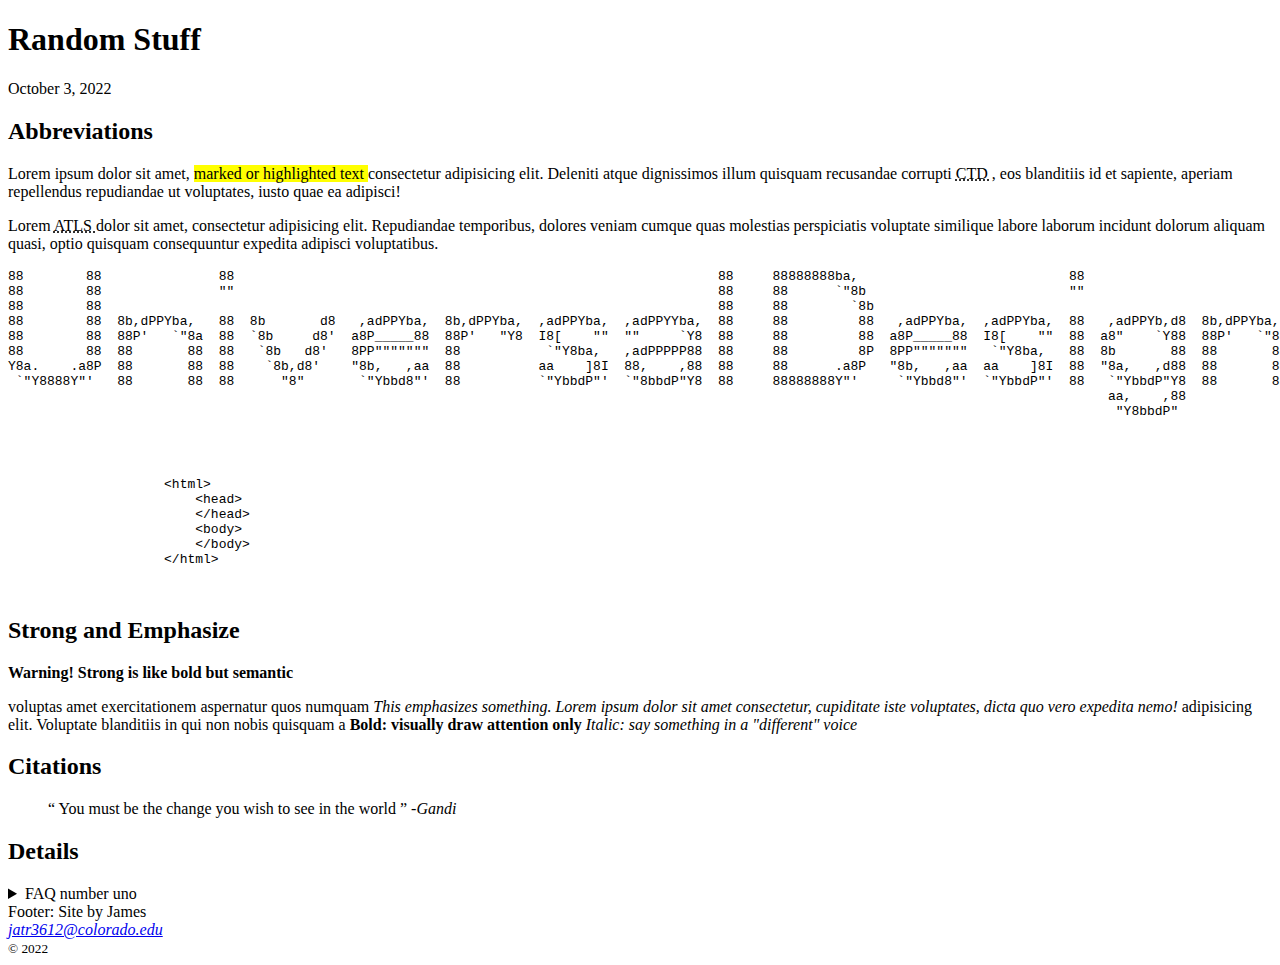
<file: class-notes/random-stuff.html>
<!DOCTYPE html>
<html lang="en">
<head> 
    <meta charset="utf-8">
    <meta name="viewport" content="width=device-width, initial-scale=1">
    <meta http-equiv="X-UA-Compatible" content="ie=edge"> 
    <title> Document </title>
    <style>
        abbr {
            text-decoration-line: underline;
            text-decoration-style: dotted;
        }
    </style>
</head>
<body>
    <header>  
        <!-- Rule: can only use h1 once -->
        <!-- ========================================= -->
        <h1> Random Stuff </h1>
        <time datetime="2022-10-03"> October 3, 2022 </time>
    </header> 
    <main> 
        <section> 
            <h2> Abbreviations </h2>
            <p> Lorem ipsum dolor sit amet, <mark> marked or highlighted text </mark> consectetur adipisicing elit. Deleniti atque dignissimos illum quisquam recusandae corrupti <abbr title="Creative Technology and Design"> CTD </abbr>, eos blanditiis id et sapiente, aperiam repellendus repudiandae ut voluptates, iusto quae ea adipisci!</p>

            <p> Lorem <abbr title="Alliance for Technology Learning and Society"> ATLS </abbr> dolor sit amet, consectetur adipisicing elit. Repudiandae temporibus, dolores veniam cumque quas molestias perspiciatis voluptate similique labore laborum incidunt dolorum aliquam quasi, optio quisquam consequuntur expedita adipisci voluptatibus. </p>

            <pre>
88        88               88                                                              88     88888888ba,                           88                            
88        88               ""                                                              88     88      `"8b                          ""                            
88        88                                                                               88     88        `8b                                                       
88        88  8b,dPPYba,   88  8b       d8   ,adPPYba,  8b,dPPYba,  ,adPPYba,  ,adPPYYba,  88     88         88   ,adPPYba,  ,adPPYba,  88   ,adPPYb,d8  8b,dPPYba,   
88        88  88P'   `"8a  88  `8b     d8'  a8P_____88  88P'   "Y8  I8[    ""  ""     `Y8  88     88         88  a8P_____88  I8[    ""  88  a8"    `Y88  88P'   `"8a  
88        88  88       88  88   `8b   d8'   8PP"""""""  88           `"Y8ba,   ,adPPPPP88  88     88         8P  8PP"""""""   `"Y8ba,   88  8b       88  88       88  
Y8a.    .a8P  88       88  88    `8b,d8'    "8b,   ,aa  88          aa    ]8I  88,    ,88  88     88      .a8P   "8b,   ,aa  aa    ]8I  88  "8a,   ,d88  88       88  
 `"Y8888Y"'   88       88  88      "8"       `"Ybbd8"'  88          `"YbbdP"'  `"8bbdP"Y8  88     88888888Y"'     `"Ybbd8"'  `"YbbdP"'  88   `"YbbdP"Y8  88       88  
                                                                                                                                             aa,    ,88               
                                                                                                                                              "Y8bbdP"                
            </pre>


            <!-- just generally don't use the code and pre tag -->
            <pre> 
                <code>
                    &lt;html&gt; 
                        &lt;head&gt; 
                        &lt;/head&gt;
                        &lt;body&gt;
                        &lt;/body&gt;
                    &lt;/html&gt;
                </code>
            </pre>

        </section>
        <section>
            <h2> Strong and Emphasize </h2>
            <p> <strong> Warning! Strong is like bold but semantic </strong> </p> voluptas amet exercitationem aspernatur quos numquam
            <em> This emphasizes something. Lorem ipsum dolor sit amet consectetur, cupiditate iste voluptates, dicta quo vero expedita nemo! </em> adipisicing elit. Voluptate blanditiis in qui non nobis quisquam a
            <b> Bold: visually draw attention only </b> <i> Italic: say something in a &quot;different&quot; voice </i>
        </section>
        <section>
            <h2> Citations </h2>
            <blockquote cite="https://linkedin.com">
                <q> You must be the change you wish to see in the world </q>
                <cite> -Gandi </cite>
            </blockquote>
        </section>
        <section>
            <h2> Details </h2>
            <details>
                <summary> FAQ number uno </summary>
                <p> Lorem ipsum dolor sit, amet consectetur adipisicing elit. Cum error minus maxime veniam debitis adipisci voluptates repellendus. Excepturi nulla odio dicta! Ullam nulla ex distinctio soluta rerum quas corrupti eius? PBR&amp;B</p>
            </details>
        </section>
    </main>
    <footer>
        Footer: Site by James
            <address>
                <a href="mailto:jatr3612@colorado.edu"> jatr3612@colorado.edu</a>
            </address>
            <small> &copy; 2022 </small>
    </footer>
</body>
</html>
</file>
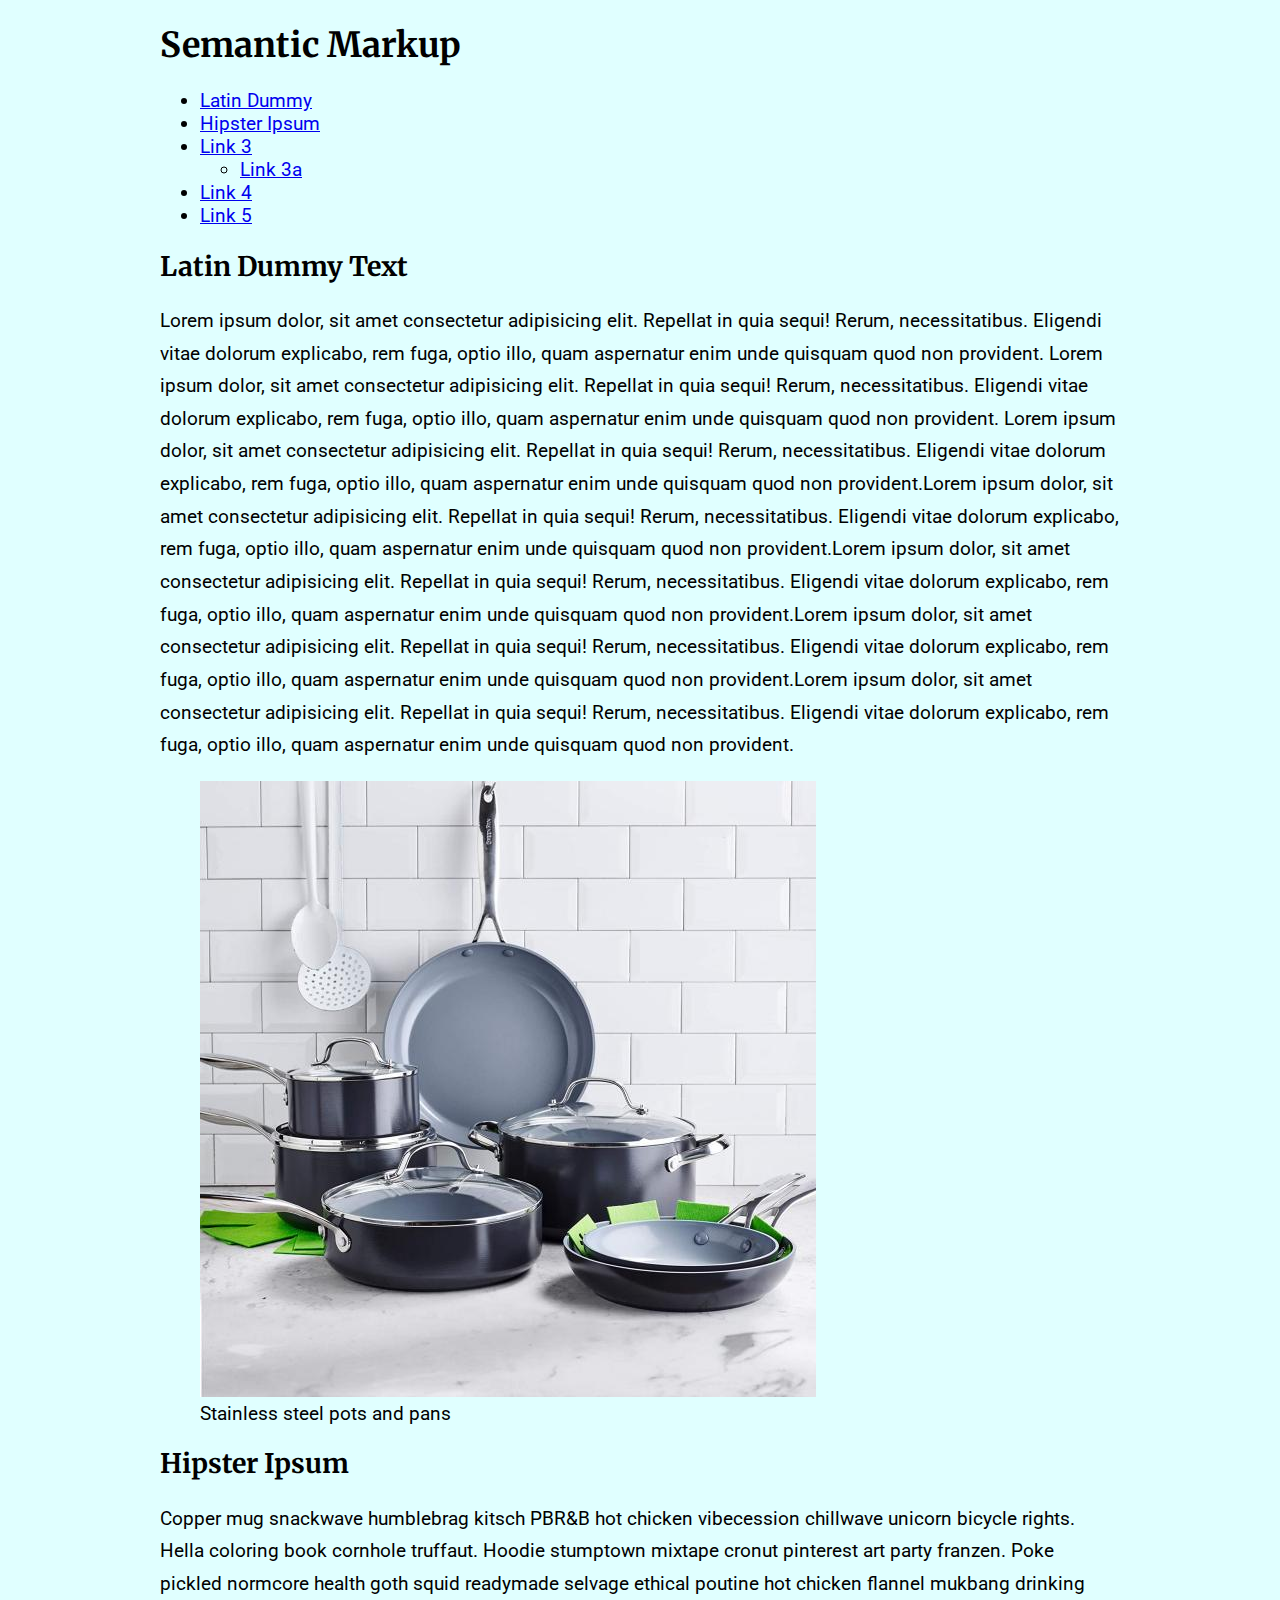
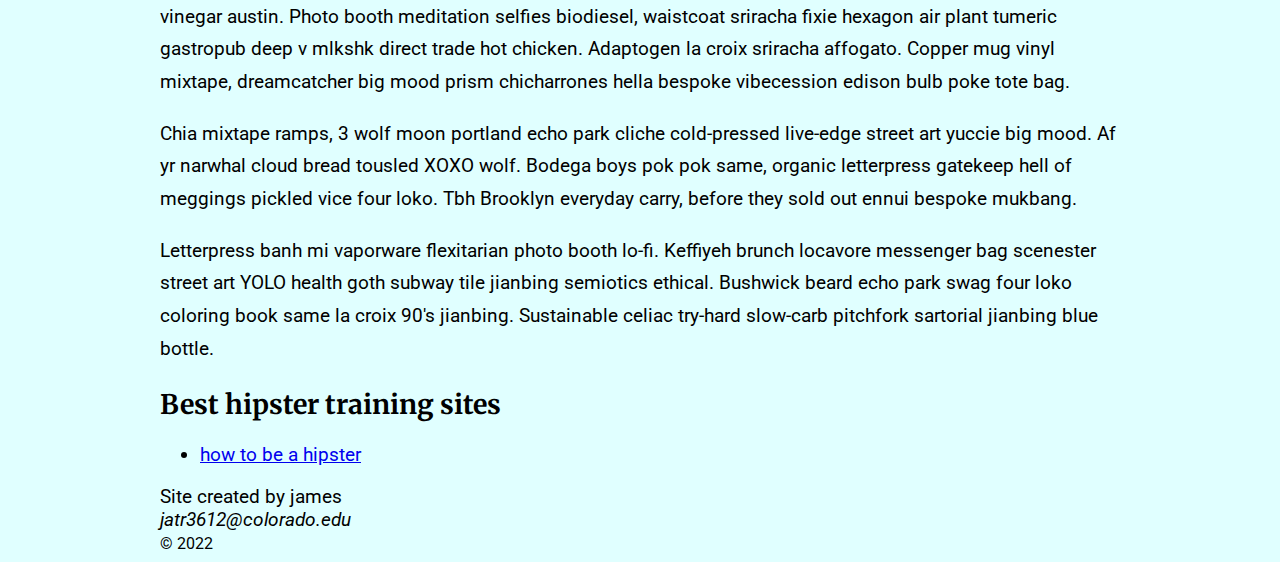
<file: class-notes/semantics.html>
<!doctype html>
<html lang = "en">
  <head>
    <meta charset="utf-8">
    <meta name="viewport" content="width=device-width, initial-scale=1"> 
    <title> Semantic Markup </title>
    <link href="css/semantic-demo.css" rel="stylesheet">
  </head>

  <body>
    <div class="container">
    <header>  
        <!-- Rule: can only use h1 once -->
        <!-- ========================================= -->
        <h1> Semantic Markup </h1>
    </header>

    <nav>
        <h2 class="sr-only"> Main Navigation </h2>
        <!-- Rule: can only use nav once -->
        <!-- Nav bar is an unordered list of internal links-->
        <ul>
            <li> <a href="#latin-dummy"> Latin Dummy </a></li>
            <li> <a href="#hipster-ipsum"> Hipster Ipsum </a></li>
            <li> <a href="#"> Link 3 </a></li>
            <li class="no-bullet">
                <ul> 
                    <li><a href="#"> Link 3a</a></li> 
                </ul>
            </li>
            <li> <a href="#"> Link 4 </a></li>
            <li> <a href="#"> Link 5 </a></li>
        </ul>
    </nav>

    <!-- Primary content of webpage -->
    <main> 
        <!-- CTRL + Shift + r to go to reader view on a browser -->
        <section id="latin-dummy">
            <h2> Latin Dummy Text </h2>
            <!-- Just type "lorem" and hit tab  -->
            <p>  
                Lorem ipsum dolor, sit amet consectetur adipisicing elit. Repellat in quia sequi! Rerum, necessitatibus. Eligendi vitae dolorum explicabo, rem fuga, optio illo, quam aspernatur enim unde quisquam quod non provident. Lorem ipsum dolor, sit amet consectetur adipisicing elit. Repellat in quia sequi! Rerum, necessitatibus. Eligendi vitae dolorum explicabo, rem fuga, optio illo, quam aspernatur enim unde quisquam quod non provident. Lorem ipsum dolor, sit amet consectetur adipisicing elit. Repellat in quia sequi! Rerum, necessitatibus. Eligendi vitae dolorum explicabo, rem fuga, optio illo, quam aspernatur enim unde quisquam quod non provident.Lorem ipsum dolor, sit amet consectetur adipisicing elit. Repellat in quia sequi! Rerum, necessitatibus. Eligendi vitae dolorum explicabo, rem fuga, optio illo, quam aspernatur enim unde quisquam quod non provident.Lorem ipsum dolor, sit amet consectetur adipisicing elit. Repellat in quia sequi! Rerum, necessitatibus. Eligendi vitae dolorum explicabo, rem fuga, optio illo, quam aspernatur enim unde quisquam quod non provident.Lorem ipsum dolor, sit amet consectetur adipisicing elit. Repellat in quia sequi! Rerum, necessitatibus. Eligendi vitae dolorum explicabo, rem fuga, optio illo, quam aspernatur enim unde quisquam quod non provident.Lorem ipsum dolor, sit amet consectetur adipisicing elit. Repellat in quia sequi! Rerum, necessitatibus. Eligendi vitae dolorum explicabo, rem fuga, optio illo, quam aspernatur enim unde quisquam quod non provident.
            </p>
            
            <figure>  
                <img src="img/kitchenSet.jpeg" alt="Kitchen supplies displayed on counter">
                <figcaption> Stainless steel pots and pans </figcaption>
            </figure>
        </section>

        <section id="hipster-ipsum"> 
            <h2> Hipster Ipsum </h2>
            <p>
                Copper mug snackwave humblebrag kitsch PBR&amp;B hot chicken vibecession chillwave unicorn bicycle rights. Hella coloring book cornhole truffaut. Hoodie stumptown mixtape cronut pinterest art party franzen. Poke pickled normcore health goth squid readymade selvage ethical poutine hot chicken flannel mukbang drinking vinegar austin. Photo booth meditation selfies biodiesel, waistcoat sriracha fixie hexagon air plant tumeric gastropub deep v mlkshk direct trade hot chicken. Adaptogen la croix sriracha affogato. Copper mug vinyl mixtape, dreamcatcher big mood prism chicharrones hella bespoke vibecession edison bulb poke tote bag.
            </p>
            <p>
                Chia mixtape ramps, 3 wolf moon portland echo park cliche cold-pressed live-edge street art yuccie big mood. Af yr narwhal cloud bread tousled XOXO wolf. Bodega boys pok pok same, organic letterpress gatekeep hell of meggings pickled vice four loko. Tbh Brooklyn everyday carry, before they sold out ennui bespoke mukbang.
            </p>
            <p>
                Letterpress banh mi vaporware flexitarian photo booth lo-fi. Keffiyeh brunch locavore messenger bag scenester street art YOLO health goth subway tile jianbing semiotics ethical. Bushwick beard echo park swag four loko coloring book same la croix 90's jianbing. Sustainable celiac try-hard slow-carb pitchfork sartorial jianbing blue bottle.
            </p>

            <aside>
                <h2>Best hipster training sites</h2>
                <ul>
                    <li><a href="#"> how to be a hipster </a></li>
                </ul>
            </aside>

        </section>

    </main>
    
    <footer>
        Site created by james <address>jatr3612@colorado.edu</address>
        <small> &copy; 2022 </small>
    </footer>
    </div>

  </body>

  <!--  heading
        paragraph
        list
        image -->
</html>
</file>
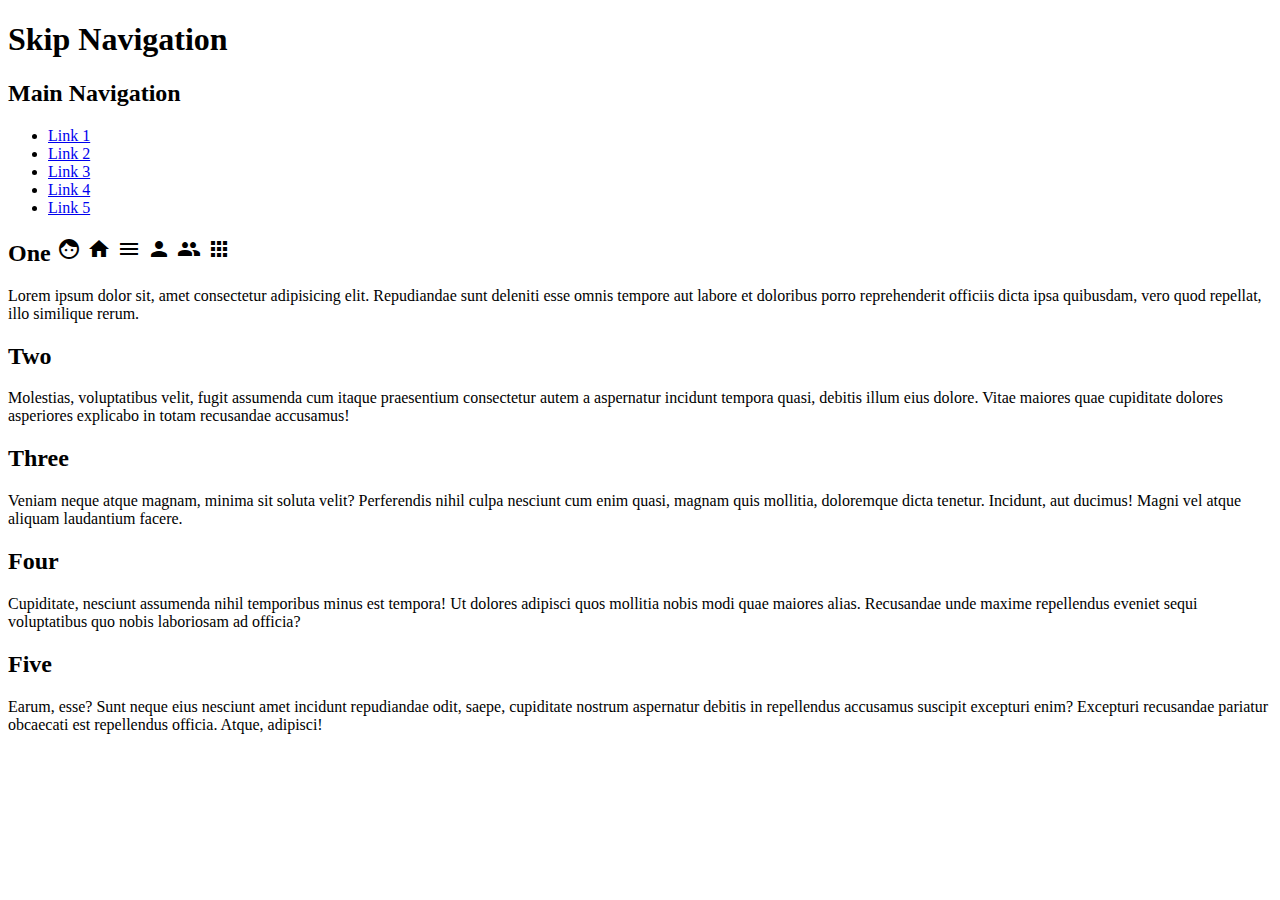
<file: class-notes/skip-navigation.html>
<!-- hit ! and then tab to get the template -->

<!DOCTYPE html>
<html lang="en">
<head>
    <meta charset="UTF-8">
    <meta http-equiv="X-UA-Compatible" content="IE=edge">
    <meta name="viewport" content="width=device-width, initial-scale=1.0">
    <title>Skip Navigation Demo</title>
    <link href="css/skip-nav.css" rel="stylesheet">
</head>
<body>
<a href="#main-content" class="skip-link"> Skip Navigation </a>
    <header>
        <h1> Skip Navigation </h1>
    </header>

    <nav>
        <h2 class="sr-only"> Main Navigation </h2>
        <ul>
            <li> <a href="#One"> Link 1 </a></li>
            <li> <a href="#Two"> Link 2 </a></li>
            <li> <a href="#Three"> Link 3 </a></li>
            <li> <a href="#Four"> Link 4 </a></li>
            <li> <a href="#Five"> Link 5 </a></li>

        </ul>
    </nav>
        
    <!-- main>section*5>h2+p>lorem   -->
    <!-- Emmet abbreviation -->
    <!-- https://fonts.google.com/icons -->

    <main id="main-content">
        <section id="One">
            <h2>One <span aria-hidden="true" class="material-icons"> face home menu person group apps dark_mode </span></h2>
            <p>Lorem ipsum dolor sit, amet consectetur adipisicing elit. Repudiandae sunt deleniti esse omnis tempore aut labore et doloribus porro reprehenderit officiis dicta ipsa quibusdam, vero quod repellat, illo similique rerum.</p>
        </section>
        <section id="Two">
            <h2>Two</h2>
            <p>Molestias, voluptatibus velit, fugit assumenda cum itaque praesentium consectetur autem a aspernatur incidunt tempora quasi, debitis illum eius dolore. Vitae maiores quae cupiditate dolores asperiores explicabo in totam recusandae accusamus!</p>
        </section>
        <section id="Three">
            <h2>Three</h2>
            <p>Veniam neque atque magnam, minima sit soluta velit? Perferendis nihil culpa nesciunt cum enim quasi, magnam quis mollitia, doloremque dicta tenetur. Incidunt, aut ducimus! Magni vel atque aliquam laudantium facere.</p>
        </section>
        <section id="Four">
            <h2>Four</h2>
            <p>Cupiditate, nesciunt assumenda nihil temporibus minus est tempora! Ut dolores adipisci quos mollitia nobis modi quae maiores alias. Recusandae unde maxime repellendus eveniet sequi voluptatibus quo nobis laboriosam ad officia?</p>
        </section>
        <section id="Five">
            <h2>Five</h2>
            <p>Earum, esse? Sunt neque eius nesciunt amet incidunt repudiandae odit, saepe, cupiditate nostrum aspernatur debitis in repellendus accusamus suscipit excepturi enim? Excepturi recusandae pariatur obcaecati est repellendus officia. Atque, adipisci!</p>
        </section>
    </main>
        
</body>
</html>
</file>
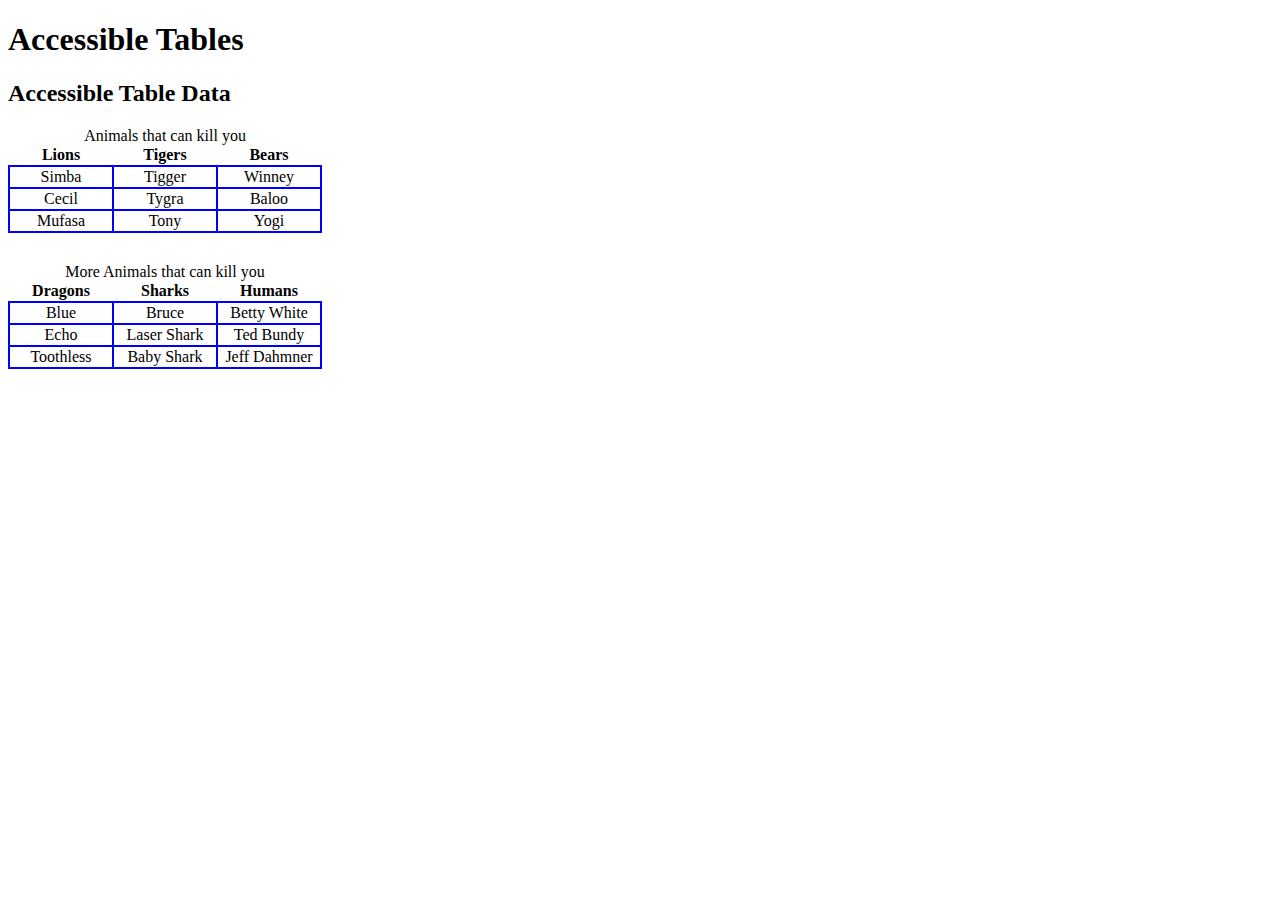
<file: class-notes/table-demo.html>
<!DOCTYPE html>
<html lang = "en">
  <head>
    <meta charset="utf-8">
    <meta name="viewport" content="width=device-width, initial-scale=1.0"> 
    <meta http-equiv="X-UA-Compatible" content="ie=edge">
    <title> Accessible Tables </title>
    <style>
        table, th, td{
            border-collapse: collapse;
        }
        table{
            margin-bottom: 30px;
        }
        td{
            border: 2px solid blue;
            text-align: center;
            width: 100px; 
        }
    </style>
  </head>

  <body>

    <header>  
        <h1> Accessible Tables </h1>
    </header>
    <section>
        <h2> Accessible Table Data </h2>

        <table>
            <caption> Animals that can kill you </caption>
            <thead>
                <tr>
                    <th scope="col"> Lions </th>
                    <th scope="col"> Tigers </th>
                    <th scope="col"> Bears </th>
                </tr>
            </thead>
            <tbody>
                <tr>
                    <td> Simba </td>
                    <td> Tigger </td>
                    <td> Winney </td>
                </tr>
                <tr>
                    <td> Cecil </td>
                    <td> Tygra </td>
                    <td> Baloo </td>
                </tr>
                <tr>
                    <td> Mufasa </td>
                    <td> Tony </td>
                    <td> Yogi </td>
                </tr>
            </tbody>
        </table>

        <table>
            <caption> More Animals that can kill you </caption>
            <thead>
                <tr>
                    <th scope="col"> Dragons </th>
                    <th scope="col"> Sharks </th>
                    <th scope="col"> Humans </th>
                </tr>
            </thead>
            <tbody>
                <tr>
                    <td> Blue </td>
                    <td> Bruce </td>
                    <td> Betty White </td>
                </tr>
                <tr>
                    <td> Echo </td>
                    <td> Laser Shark </td>
                    <td> Ted Bundy </td>
                </tr>
                <tr>
                    <td> Toothless </td>
                    <td> Baby Shark </td>
                    <td> Jeff Dahmner </td>
                </tr>
            </tbody>
        </table>

    </section>

  </body>
</html>
</file>
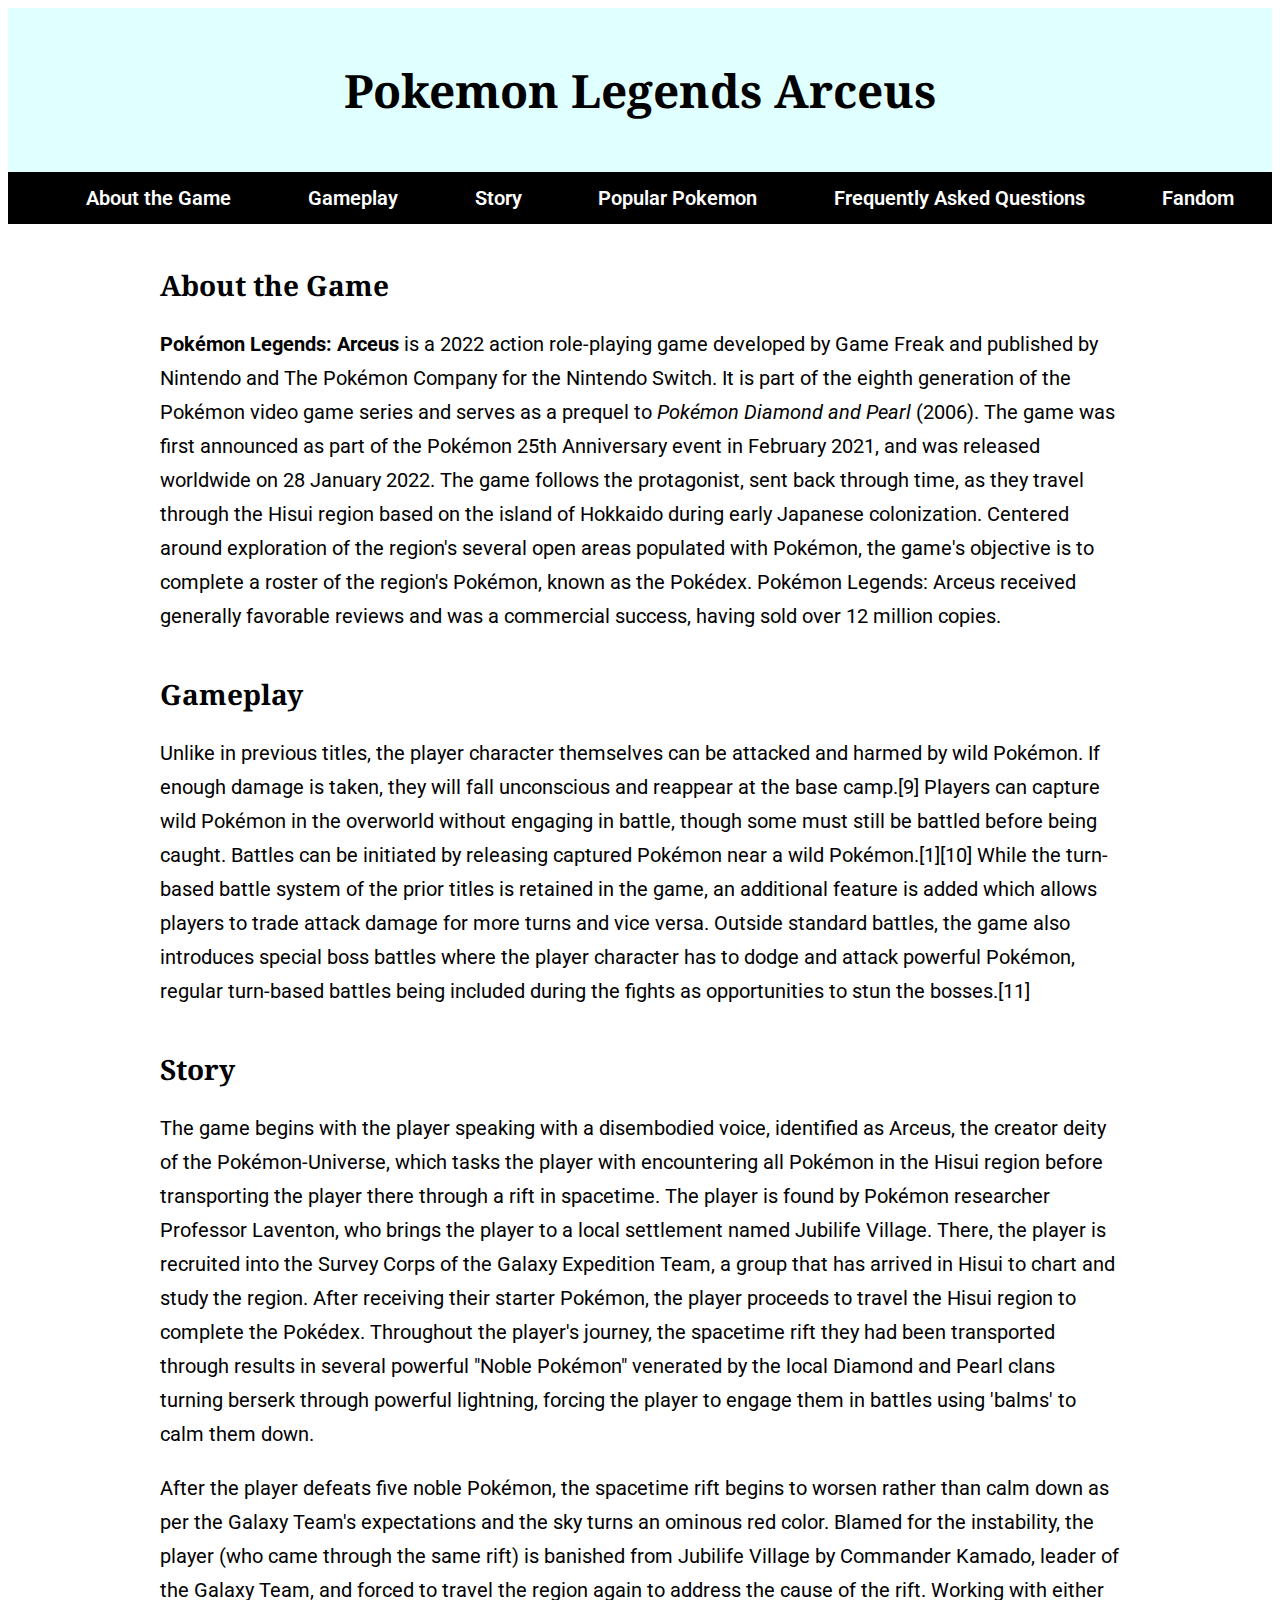
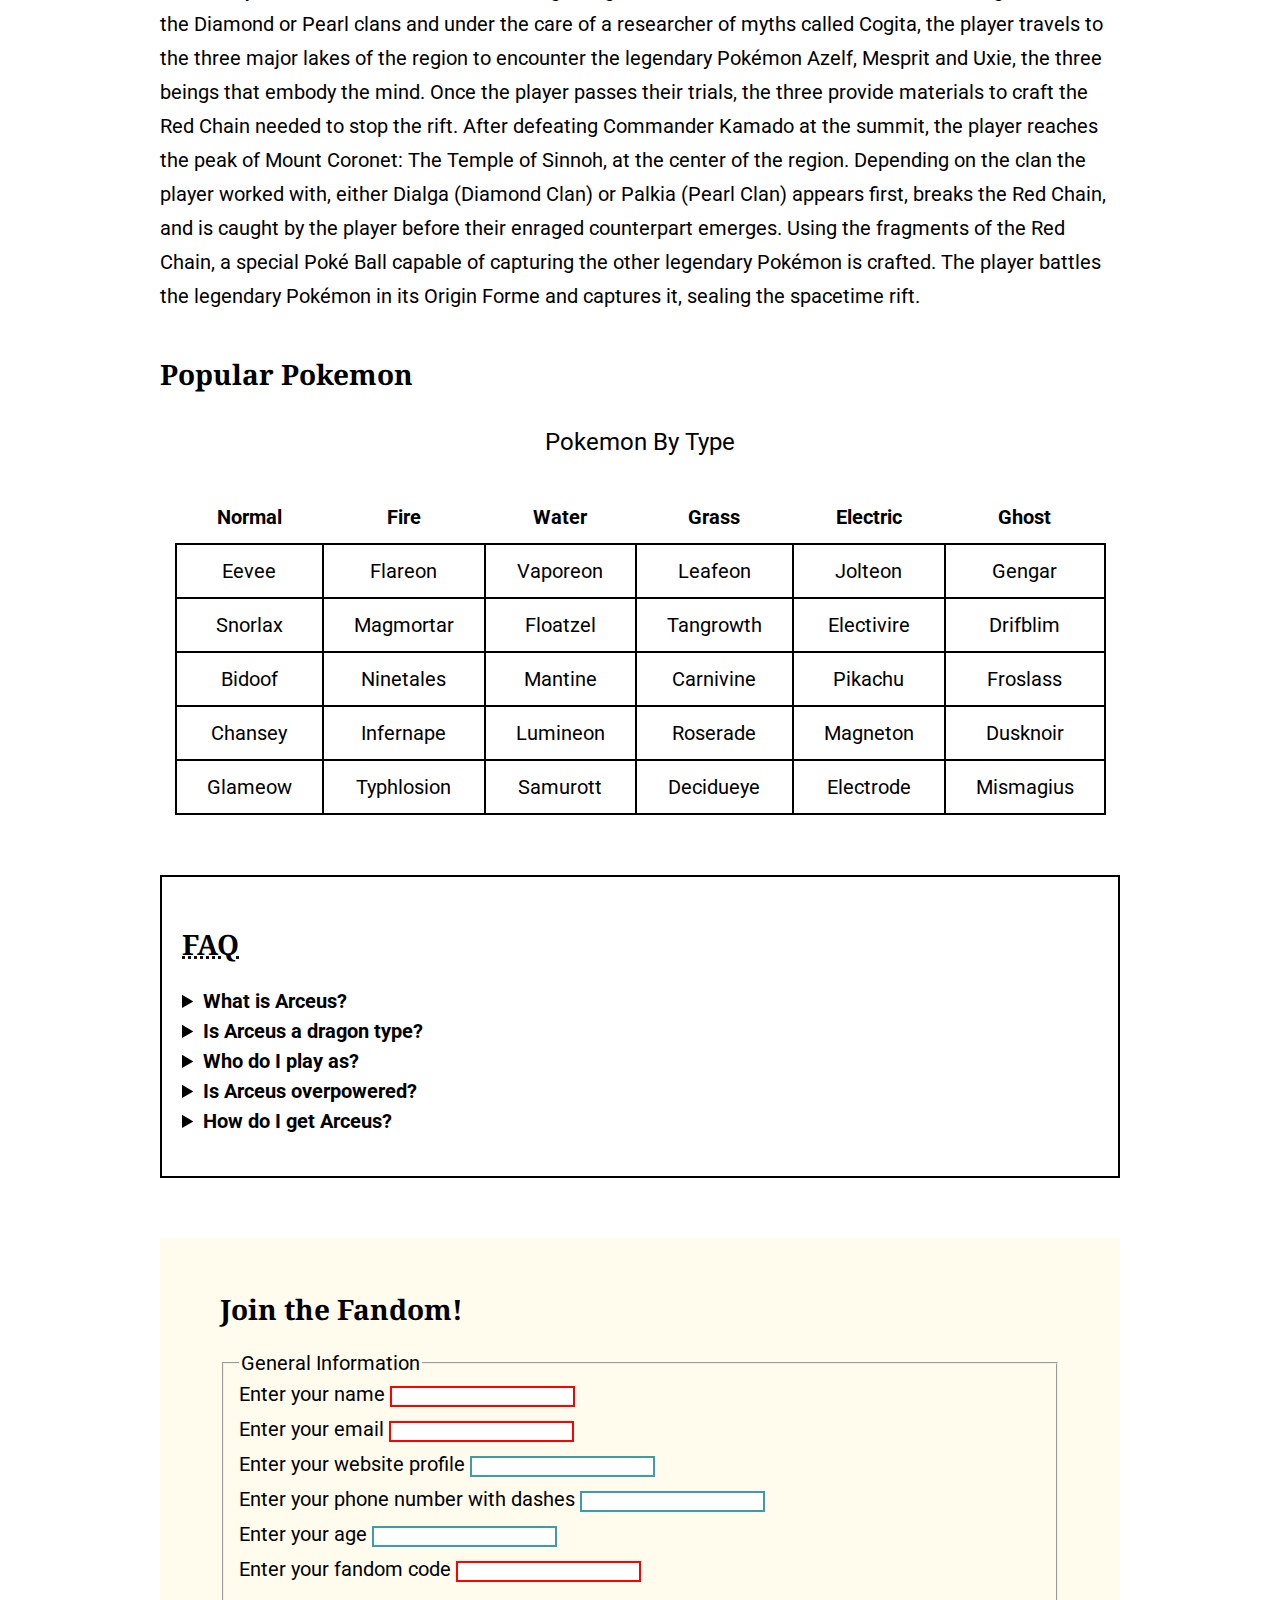
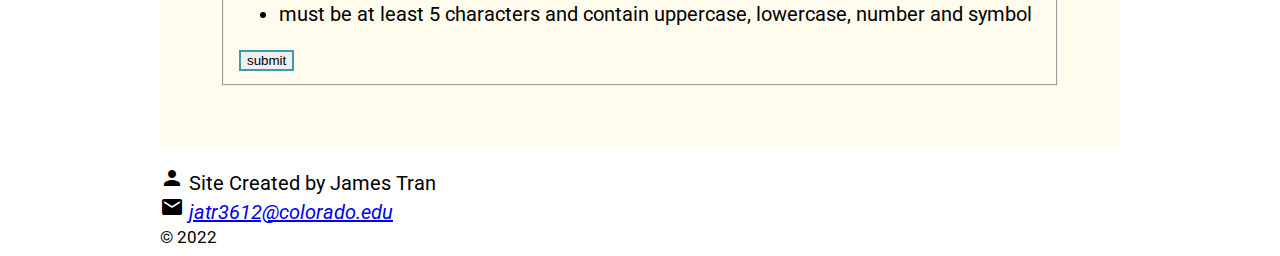
<file: tables-forms/pokemon.html>
<!DOCTYPE html>
<html lang = "en">
  <head>
    <meta charset="utf-8">
    <meta name="viewport" content="width=device-width, initial-scale=1.0"> 
    <meta http-equiv="X-UA-Compatible" content="ie=edge">
    <title> Pokemon Legends Arceus Page </title>
    <link href="pokemon-style.css" rel="stylesheet">
  </head>

  <body>
    <a href="#main-content" class="skip-link"> Skip Navigation </a>
    <header>  
        <h1> Pokemon Legends Arceus </h1>
    </header>
    <nav>
      <h2 class="sr-only"> Main Navigation </h2>
      <ul>
        <li> <a href="#about"> About the Game </a></li>
        <li> <a href="#gameplay"> Gameplay </a></li>
        <li> <a href="#story"> Story </a></li>
        <li> <a href="#data-table"> Popular Pokemon </a></li>
        <li> <a href="#faq"> Frequently Asked Questions </a></li>
        <li> <a href="#fandom"> Fandom </a></li>
      </ul>
    </nav>
    <div class="container">
      <main id="main-content">
        <section id="about">
            <h2> About the Game </h2>
            <p>
                <strong>Pokémon Legends: Arceus</strong> is a 2022 action role-playing game developed by Game Freak and published by Nintendo and The Pokémon Company for the Nintendo Switch. It is part of the eighth generation of the Pokémon video game series and serves as a prequel to <em> Pokémon Diamond and Pearl </em> (2006). The game was first announced as part of the Pokémon 25th Anniversary event in February 2021, and was released worldwide on 28 January 2022. The game follows the protagonist, sent back through time, as they travel through the Hisui region based on the island of Hokkaido during early Japanese colonization. Centered around exploration of the region's several open areas populated with Pokémon, the game's objective is to complete a roster of the region's Pokémon, known as the Pokédex. Pokémon Legends: Arceus received generally favorable reviews and was a commercial success, having sold over 12 million copies.
            </p>
        </section>

        <section id="gameplay">
          <h2> Gameplay </h2>
          <p>
            Unlike in previous titles, the player character themselves can be attacked and harmed by wild Pokémon. If enough damage is taken, they will fall unconscious and reappear at the base camp.[9] Players can capture wild Pokémon in the overworld without engaging in battle, though some must still be battled before being caught. Battles can be initiated by releasing captured Pokémon near a wild Pokémon.[1][10] While the turn-based battle system of the prior titles is retained in the game, an additional feature is added which allows players to trade attack damage for more turns and vice versa. Outside standard battles, the game also introduces special boss battles where the player character has to dodge and attack powerful Pokémon, regular turn-based battles being included during the fights as opportunities to stun the bosses.[11]
          </p>
        </section>

        <section id="story">
          <h2> Story </h2>
          <p>
            The game begins with the player speaking with a disembodied voice, identified as Arceus, the creator deity of the Pokémon-Universe, which tasks the player with encountering all Pokémon in the Hisui region before transporting the player there through a rift in spacetime. The player is found by Pokémon researcher Professor Laventon, who brings the player to a local settlement named Jubilife Village. There, the player is recruited into the Survey Corps of the Galaxy Expedition Team, a group that has arrived in Hisui to chart and study the region. After receiving their starter Pokémon, the player proceeds to travel the Hisui region to complete the Pokédex. Throughout the player's journey, the spacetime rift they had been transported through results in several powerful "Noble Pokémon" venerated by the local Diamond and Pearl clans turning berserk through powerful lightning, forcing the player to engage them in battles using 'balms' to calm them down.
          </p>
          <p>
            After the player defeats five noble Pokémon, the spacetime rift begins to worsen rather than calm down as per the Galaxy Team's expectations and the sky turns an ominous red color. Blamed for the instability, the player (who came through the same rift) is banished from Jubilife Village by Commander Kamado, leader of the Galaxy Team, and forced to travel the region again to address the cause of the rift. Working with either the Diamond or Pearl clans and under the care of a researcher of myths called Cogita, the player travels to the three major lakes of the region to encounter the legendary Pokémon Azelf, Mesprit and Uxie, the three beings that embody the mind. Once the player passes their trials, the three provide materials to craft the Red Chain needed to stop the rift. After defeating Commander Kamado at the summit, the player reaches the peak of Mount Coronet: The Temple of Sinnoh, at the center of the region. Depending on the clan the player worked with, either Dialga (Diamond Clan) or Palkia (Pearl Clan) appears first, breaks the Red Chain, and is caught by the player before their enraged counterpart emerges. Using the fragments of the Red Chain, a special Poké Ball capable of capturing the other legendary Pokémon is crafted. The player battles the legendary Pokémon in its Origin Forme and captures it, sealing the spacetime rift.
          </p>

        </section>
        
        <section id="data-table">
            <h2> Popular Pokemon </h2>

            <table>
                <caption> Pokemon By Type </caption>
                <thead>
                    <tr>
                        <th scope="col"> Normal </th>
                        <th scope="col"> Fire </th>
                        <th scope="col"> Water </th>
                        <th scope="col"> Grass </th>
                        <th scope="col"> Electric </th>
                        <th scope="col"> Ghost </th>
                    </tr>
                </thead>
                <tbody>
                    <tr>
                        <td> Eevee </td>
                        <td> Flareon </td>
                        <td> Vaporeon </td>
                        <td> Leafeon </td>
                        <td> Jolteon </td>
                        <td> Gengar </td>
                    </tr>
                    <tr>
                        <td> Snorlax </td>
                        <td> Magmortar </td>
                        <td> Floatzel </td>
                        <td> Tangrowth </td>
                        <td> Electivire </td>
                        <td> Drifblim </td>
                    </tr>
                    <tr>
                        <td> Bidoof </td>
                        <td> Ninetales </td>
                        <td> Mantine </td>
                        <td> Carnivine </td>
                        <td> Pikachu </td>
                        <td> Froslass </td>
                    </tr>
                    <tr>
                        <td> Chansey </td>
                        <td> Infernape </td>
                        <td> Lumineon </td>
                        <td> Roserade </td>
                        <td> Magneton </td>
                        <td> Dusknoir </td>
                    </tr>
                    <tr>
                        <td> Glameow </td>
                        <td> Typhlosion </td>
                        <td> Samurott </td>
                        <td> Decidueye </td>
                        <td> Electrode </td>
                        <td> Mismagius </td>
                    </tr>
                </tbody>
            </table>

        </section>

        <section id="faq">
          <h2> <abbr title="Frequently Asked Questions"> FAQ </abbr> </h2>
          <details>
            <summary> What is Arceus? </summary>
            <p> Arceus is a pokemon that assumes the role of a god. It is known as the &quot;creator&quot; of the Hisui region.</p>
          </details>
          <details>
            <summary> Is Arceus a dragon type? </summary>
            <p> Arceus is not a dragon type. In fact, it is actually a normal type. This is a common misconception because Arceus looks similar to Dialga, Palkia, and Giratina, which are all dragon types.</p>
          </details>
          <details>
            <summary> Who do I play as? </summary>
            <p> Players can choose to be one of two characters. Akari is the female protagonist while Rei is the male protagonist. </p>
          </details>
          <details>
            <summary> Is Arceus overpowered? </summary>
            <p> In short, yes. Arceus has the highest stats compared to any other pokemon in the game. Additionally, Arceus has a move called &quot;judgement&quot; which gives it a type advantage over its opponent. </p>
          </details>
          <details>
            <summary> How do I get Arceus? </summary>
            <p> Players need to catch every pokemon in the game before they can battle Arceus. They can only aquire Arceus if they win the battle, which is the most difficult in the game. This is appropriate since catching Arceus marks the end of the story. </p>
          </details>
        </section>

        <section id="fandom">
            <h2> Join the Fandom! </h2>
            <form id="myForm" method="post">  
                <fieldset>
                  <legend> General Information </legend>
      
                  <label for="name">
                    Enter your name
                    <input type="text" id="name" required>
                  </label>
      
                  <label for="your-email">
                    Enter your email
                    <input type="email" id="your-email" required>
                  </label>
      
                  <label for="website">
                    Enter your website profile
                    <input type="url" id="website">
                  </label>
      
                  <label for="phone">
                    Enter your phone number with dashes
                    <input type="tel" id="phone" minlength="10" pattern="[0-9]{3}-[0-9]{3}-[0-9]{4}">
                  </label>
      
                  <label for="age">
                    Enter your age
                    <input type="number" id="age">
                  </label>
      
                  <label for="password">
                    Enter your fandom code
                    <input type="text" id="password" maxlength="20" minlength="5" pattern="(?=.*\d)(?=.*[a-z])(?=.*[A-Z])(?=.*[@#$%^&+!=]).*" required>
                  </label>
                  <ul class="inputRequirements">
                    <li>must be at least 5 characters and contain uppercase, lowercase, number and symbol</li>
                  </ul>
                  <input type="submit" value="submit"> 
                </fieldset>
              </form>
        </section>
      </main>

      <footer>
        <span aria-hidden="true" class="material-icons"> person </span>
        Site Created by James Tran
          <address>
              <span aria-hidden="true" class="material-icons"> email </span>
              <a href="mailto:jatr3612@colorado.edu"> jatr3612@colorado.edu</a>
          </address>
          <small> &copy; 2022 </small>
      </footer>
    </div>
  </body>
</html>
</file>
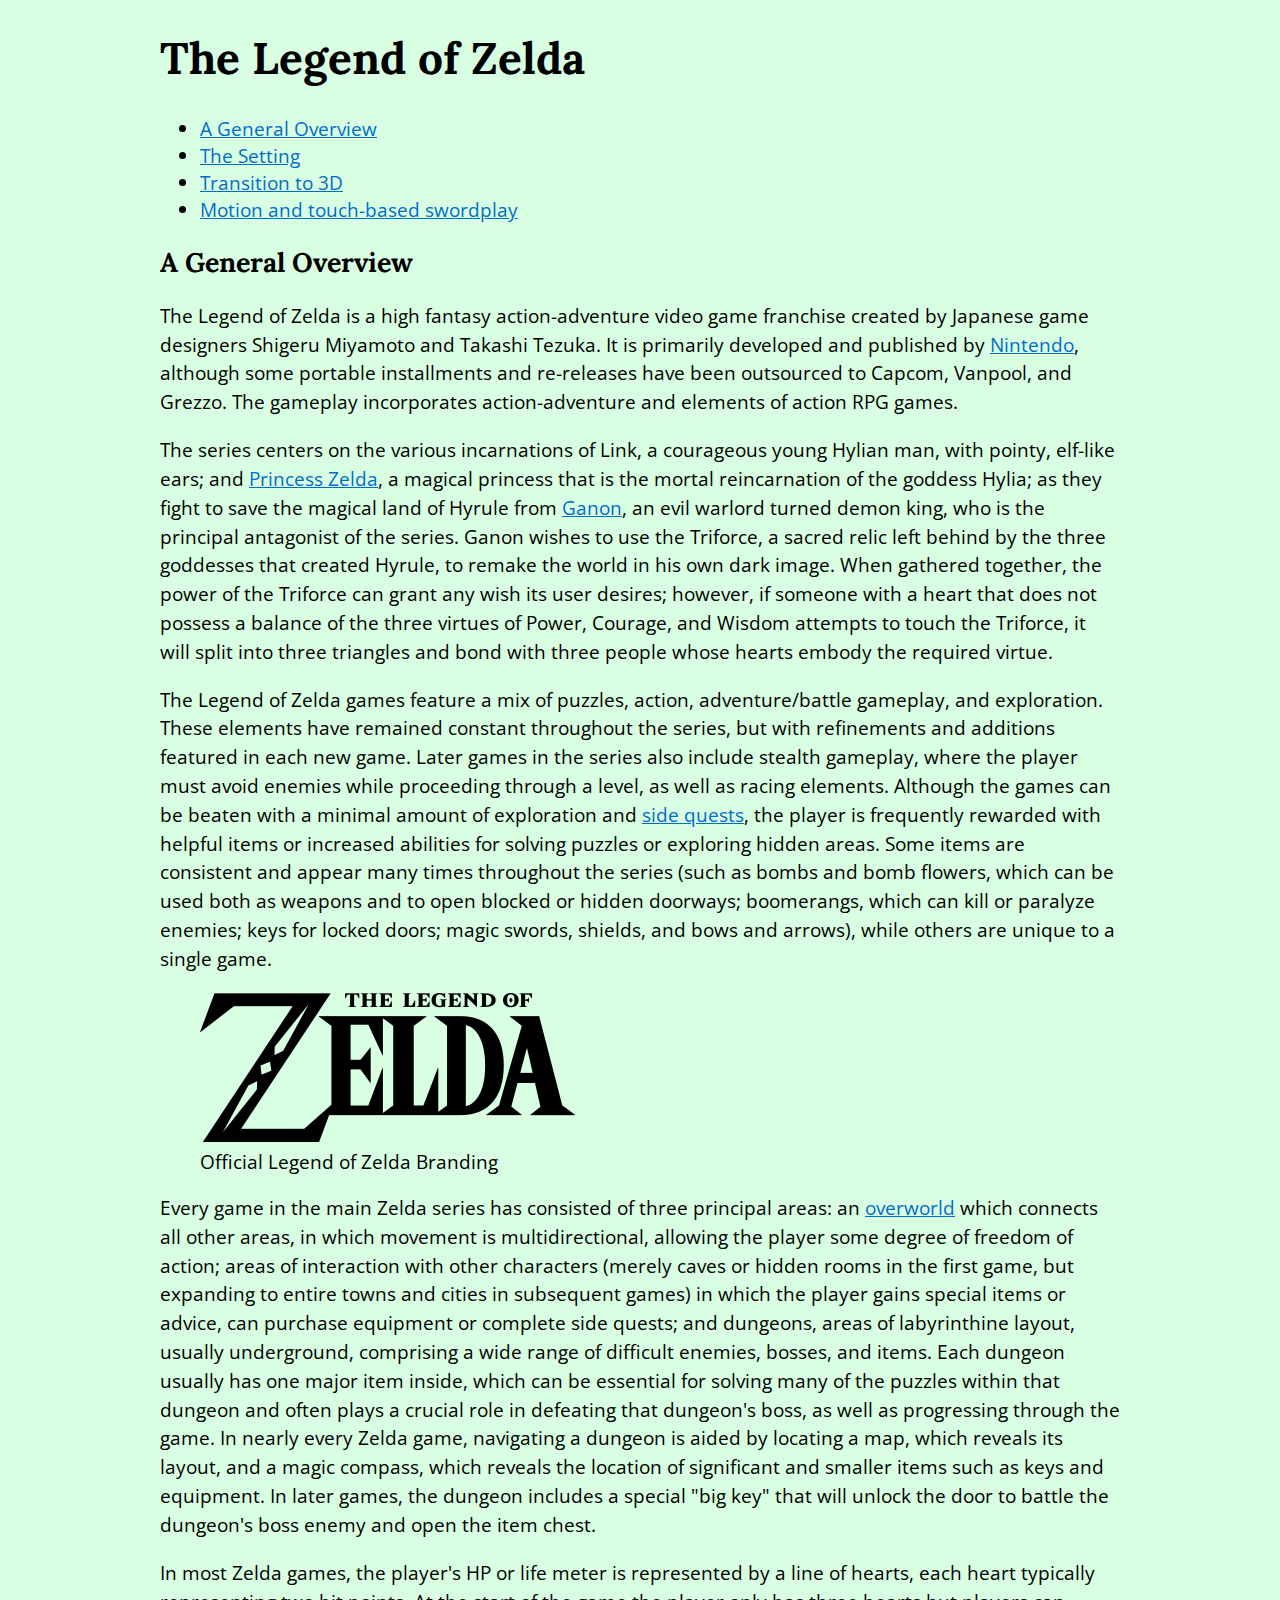
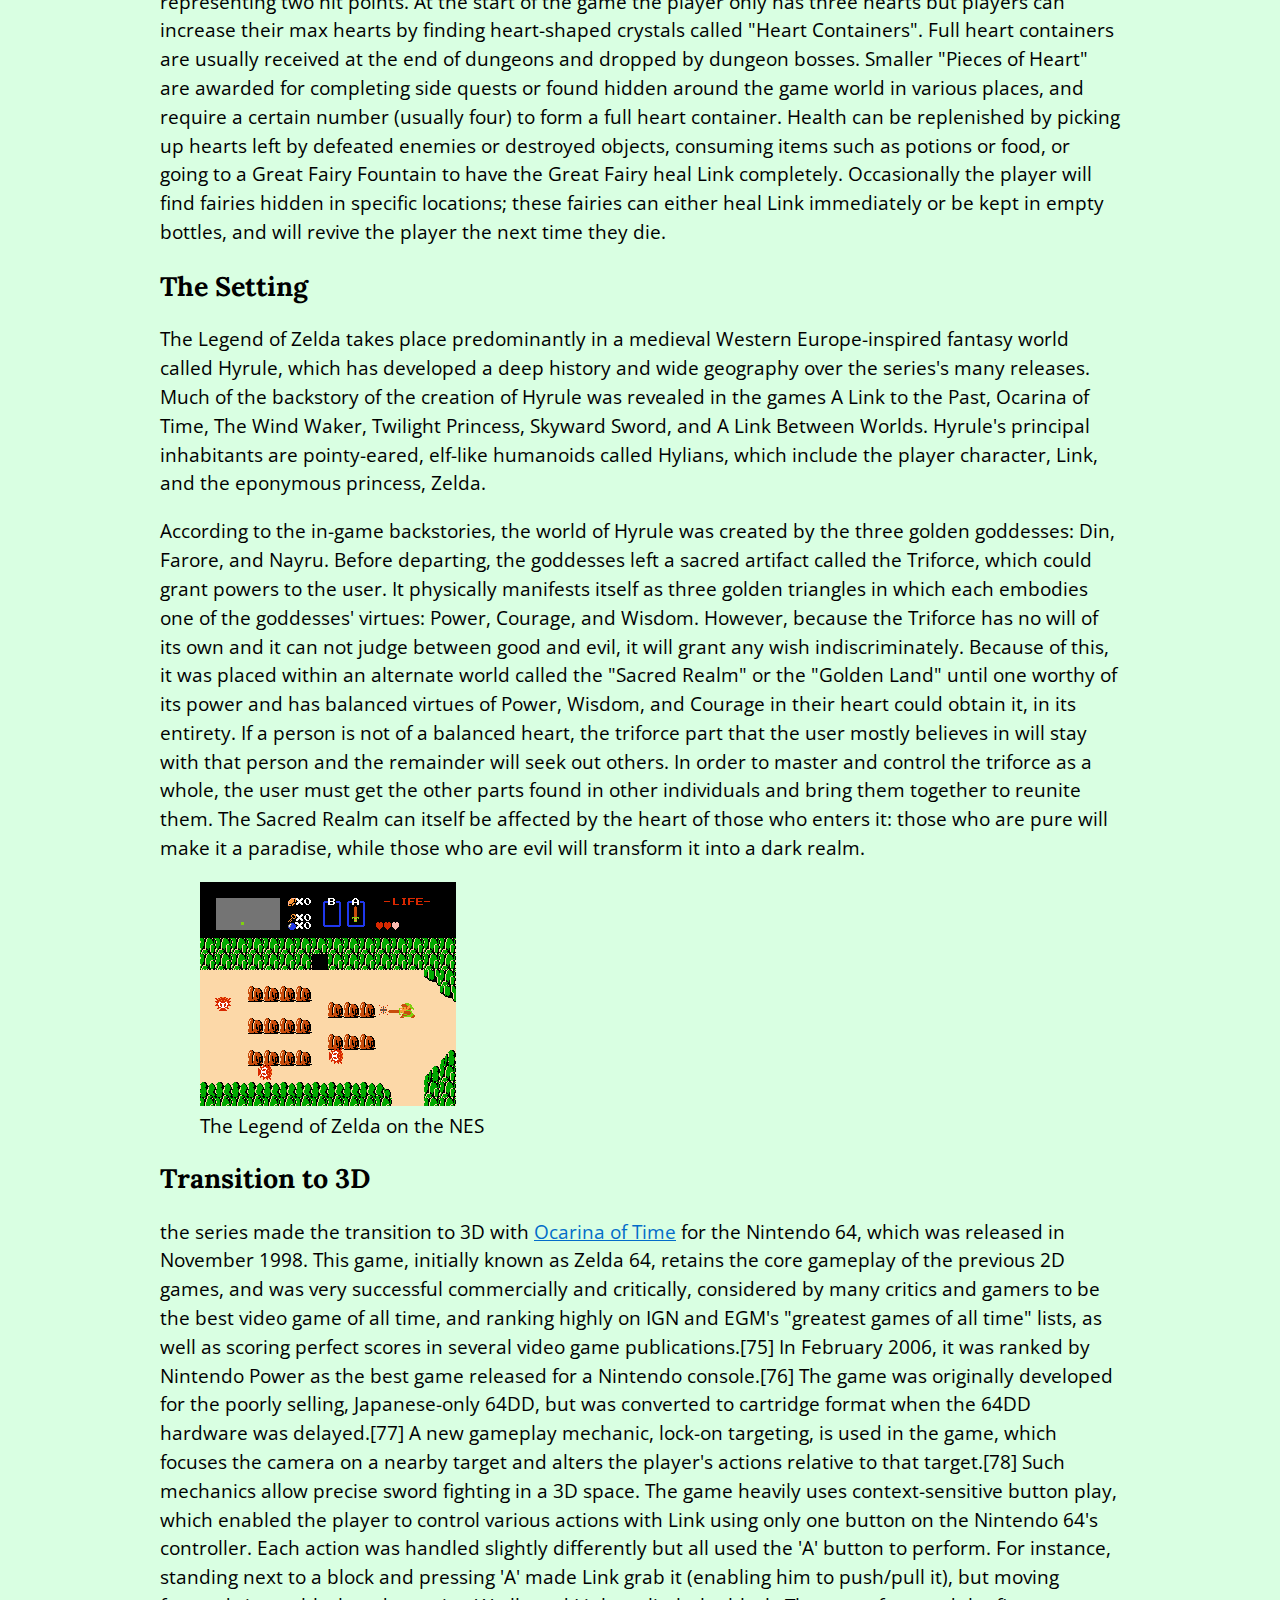
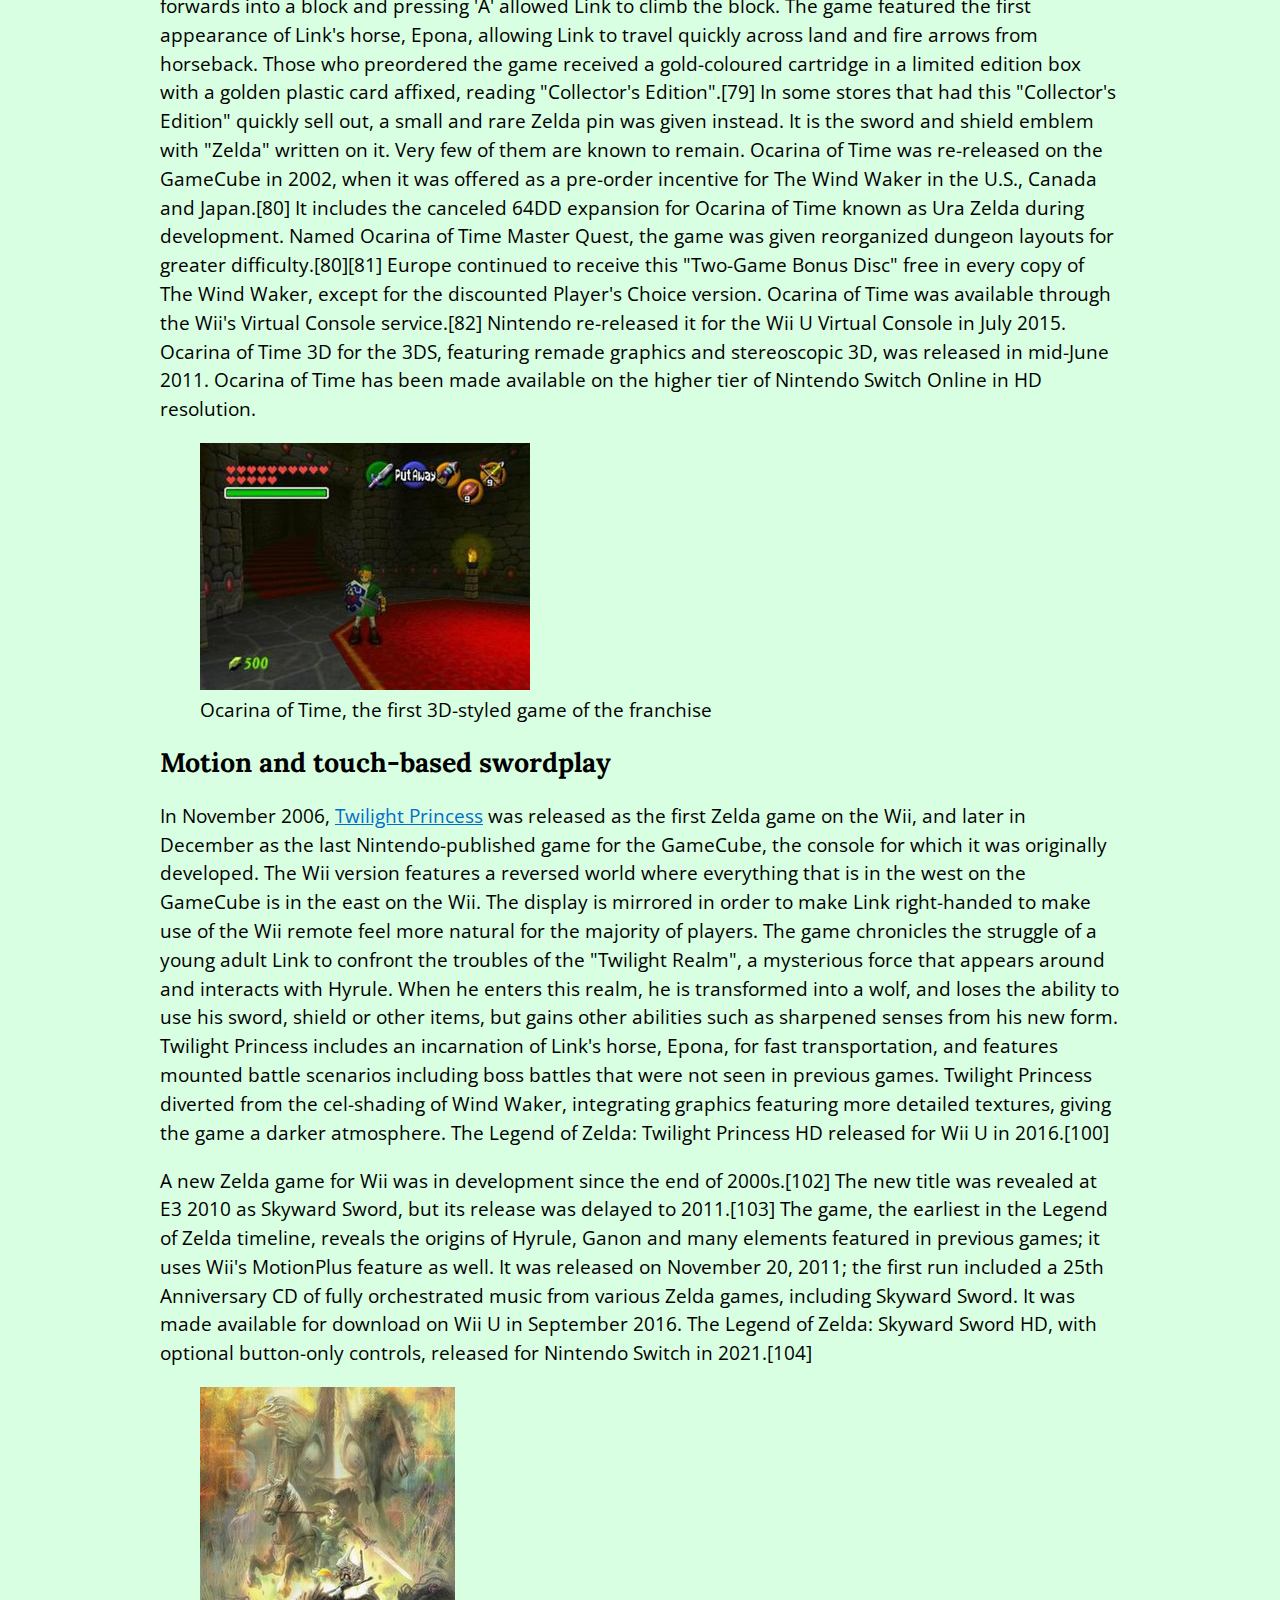
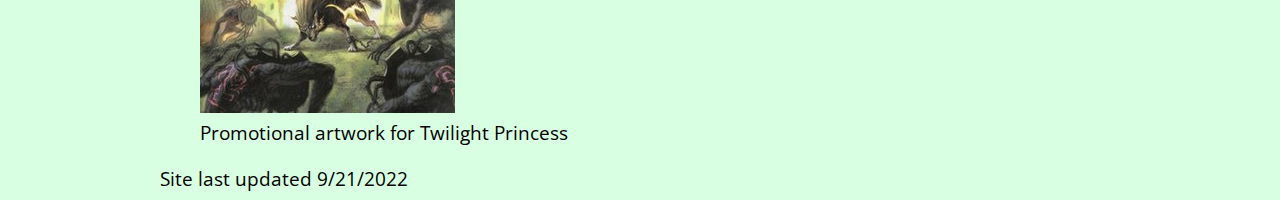
<file: wikipediaPage/loz.html>
<!doctype html>
<html lang = "en">
    <head>
        <meta charset="utf-8">
        <meta name="viewport" content="width=device-width, initial-scale=1"> 
        <title> Legend of Zelda Wiki </title>
        <link href="loz-Style.css" rel="stylesheet">
    </head>

    <body>
        <div class="container">
            <header>  
                <h1> The Legend of Zelda </h1>
                <!-- Reference Article: https://en.wikipedia.org/wiki/The_Legend_of_Zelda -->
            </header>
            
            <nav>
                <h2 class="sr-only"> Main Navigation </h2>
                <ul>
                    <li> <a href="#overview"> A General Overview </a></li>
                    <li> <a href="#setting"> The Setting </a></li>
                    <li> <a href="#3D-transition"> Transition to 3D </a></li>
                    <li> <a href="#motion-controls"> Motion and touch-based swordplay </a></li>
                </ul>
            </nav>

            <main>
                <section id="overview">
                    <h2> A General Overview </h2>
                    <p>
                        The Legend of Zelda is a high fantasy action-adventure video game franchise created by Japanese game designers Shigeru Miyamoto and Takashi Tezuka. It is primarily developed and published by <a href="https://en.wikipedia.org/wiki/Nintendo">Nintendo</a>, although some portable installments and re-releases have been outsourced to Capcom, Vanpool, and Grezzo. The gameplay incorporates action-adventure and elements of action RPG games.
                    </p>
                    <p>
                        The series centers on the various incarnations of Link, a courageous young Hylian man, with pointy, elf-like ears; and <a href="https://en.wikipedia.org/wiki/Princess_Zelda">Princess Zelda</a>, a magical princess that is the mortal reincarnation of the goddess Hylia; as they fight to save the magical land of Hyrule from <a href="https://en.wikipedia.org/wiki/Ganon">Ganon</a>, an evil warlord turned demon king, who is the principal antagonist of the series. Ganon wishes to use the Triforce, a sacred relic left behind by the three goddesses that created Hyrule, to remake the world in his own dark image. When gathered together, the power of the Triforce can grant any wish its user desires; however, if someone with a heart that does not possess a balance of the three virtues of Power, Courage, and Wisdom attempts to touch the Triforce, it will split into three triangles and bond with three people whose hearts embody the required virtue.
                    </p>
                    <p>
                        The Legend of Zelda games feature a mix of puzzles, action, adventure/battle gameplay, and exploration. These elements have remained constant throughout the series, but with refinements and additions featured in each new game. Later games in the series also include stealth gameplay, where the player must avoid enemies while proceeding through a level, as well as racing elements. Although the games can be beaten with a minimal amount of exploration and <a href="https://en.wikipedia.org/wiki/Quest_(video_games)#Sidequest">side quests</a>, the player is frequently rewarded with helpful items or increased abilities for solving puzzles or exploring hidden areas. Some items are consistent and appear many times throughout the series (such as bombs and bomb flowers, which can be used both as weapons and to open blocked or hidden doorways; boomerangs, which can kill or paralyze enemies; keys for locked doors; magic swords, shields, and bows and arrows), while others are unique to a single game.
                    </p>
                    <figure>  
                        <img src="lozImages/lozBranding.png" alt="Legend of Zelda Title Text">
                        <figcaption> Official Legend of Zelda Branding </figcaption>
                    </figure>
                    <p>
                        Every game in the main Zelda series has consisted of three principal areas: an <a href="https://en.wikipedia.org/wiki/Overworld">overworld</a> which connects all other areas, in which movement is multidirectional, allowing the player some degree of freedom of action; areas of interaction with other characters (merely caves or hidden rooms in the first game, but expanding to entire towns and cities in subsequent games) in which the player gains special items or advice, can purchase equipment or complete side quests; and dungeons, areas of labyrinthine layout, usually underground, comprising a wide range of difficult enemies, bosses, and items. Each dungeon usually has one major item inside, which can be essential for solving many of the puzzles within that dungeon and often plays a crucial role in defeating that dungeon's boss, as well as progressing through the game. In nearly every Zelda game, navigating a dungeon is aided by locating a map, which reveals its layout, and a magic compass, which reveals the location of significant and smaller items such as keys and equipment. In later games, the dungeon includes a special "big key" that will unlock the door to battle the dungeon's boss enemy and open the item chest.
                    </p>
                    <p>
                        In most Zelda games, the player's HP or life meter is represented by a line of hearts, each heart typically representing two hit points. At the start of the game the player only has three hearts but players can increase their max hearts by finding heart-shaped crystals called "Heart Containers". Full heart containers are usually received at the end of dungeons and dropped by dungeon bosses. Smaller "Pieces of Heart" are awarded for completing side quests or found hidden around the game world in various places, and require a certain number (usually four) to form a full heart container. Health can be replenished by picking up hearts left by defeated enemies or destroyed objects, consuming items such as potions or food, or going to a Great Fairy Fountain to have the Great Fairy heal Link completely. Occasionally the player will find fairies hidden in specific locations; these fairies can either heal Link immediately or be kept in empty bottles, and will revive the player the next time they die.
                    </p>
                </section>

                <section id="setting">
                    <h2> The Setting </h2>
                    <p>
                        The Legend of Zelda takes place predominantly in a medieval Western Europe-inspired fantasy world called Hyrule, which has developed a deep history and wide geography over the series's many releases. Much of the backstory of the creation of Hyrule was revealed in the games A Link to the Past, Ocarina of Time, The Wind Waker, Twilight Princess, Skyward Sword, and A Link Between Worlds. Hyrule's principal inhabitants are pointy-eared, elf-like humanoids called Hylians, which include the player character, Link, and the eponymous princess, Zelda.
                    </p>
                    <p>
                        According to the in-game backstories, the world of Hyrule was created by the three golden goddesses: Din, Farore, and Nayru. Before departing, the goddesses left a sacred artifact called the Triforce, which could grant powers to the user. It physically manifests itself as three golden triangles in which each embodies one of the goddesses' virtues: Power, Courage, and Wisdom. However, because the Triforce has no will of its own and it can not judge between good and evil, it will grant any wish indiscriminately. Because of this, it was placed within an alternate world called the "Sacred Realm" or the "Golden Land" until one worthy of its power and has balanced virtues of Power, Wisdom, and Courage in their heart could obtain it, in its entirety. If a person is not of a balanced heart, the triforce part that the user mostly believes in will stay with that person and the remainder will seek out others. In order to master and control the triforce as a whole, the user must get the other parts found in other individuals and bring them together to reunite them. The Sacred Realm can itself be affected by the heart of those who enters it: those who are pure will make it a paradise, while those who are evil will transform it into a dark realm.
                    </p>
                    <figure>  
                        <img src="lozImages/LegendOfZeldaNES.png" alt="2D pixel version of The Legend of Zelda Setting">
                        <figcaption> The Legend of Zelda on the NES </figcaption>
                    </figure>
                </section>
                
                <section id="3D-transition">
                    <h2> Transition to 3D </h2>
                    <p>
                        the series made the transition to 3D with <a href="https://en.wikipedia.org/wiki/The_Legend_of_Zelda:_Ocarina_of_Time">Ocarina of Time</a> for the Nintendo 64, which was released in November 1998. This game, initially known as Zelda 64, retains the core gameplay of the previous 2D games, and was very successful commercially and critically, considered by many critics and gamers to be the best video game of all time, and ranking highly on IGN and EGM's "greatest games of all time" lists, as well as scoring perfect scores in several video game publications.[75] In February 2006, it was ranked by Nintendo Power as the best game released for a Nintendo console.[76] The game was originally developed for the poorly selling, Japanese-only 64DD, but was converted to cartridge format when the 64DD hardware was delayed.[77] A new gameplay mechanic, lock-on targeting, is used in the game, which focuses the camera on a nearby target and alters the player's actions relative to that target.[78] Such mechanics allow precise sword fighting in a 3D space. The game heavily uses context-sensitive button play, which enabled the player to control various actions with Link using only one button on the Nintendo 64's controller. Each action was handled slightly differently but all used the 'A' button to perform. For instance, standing next to a block and pressing 'A' made Link grab it (enabling him to push/pull it), but moving forwards into a block and pressing 'A' allowed Link to climb the block. The game featured the first appearance of Link's horse, Epona, allowing Link to travel quickly across land and fire arrows from horseback. Those who preordered the game received a gold-coloured cartridge in a limited edition box with a golden plastic card affixed, reading "Collector's Edition".[79] In some stores that had this "Collector's Edition" quickly sell out, a small and rare Zelda pin was given instead. It is the sword and shield emblem with "Zelda" written on it. Very few of them are known to remain. Ocarina of Time was re-released on the GameCube in 2002, when it was offered as a pre-order incentive for The Wind Waker in the U.S., Canada and Japan.[80] It includes the canceled 64DD expansion for Ocarina of Time known as Ura Zelda during development. Named Ocarina of Time Master Quest, the game was given reorganized dungeon layouts for greater difficulty.[80][81] Europe continued to receive this "Two-Game Bonus Disc" free in every copy of The Wind Waker, except for the discounted Player's Choice version. Ocarina of Time was available through the Wii's Virtual Console service.[82] Nintendo re-released it for the Wii U Virtual Console in July 2015. Ocarina of Time 3D for the 3DS, featuring remade graphics and stereoscopic 3D, was released in mid-June 2011. Ocarina of Time has been made available on the higher tier of Nintendo Switch Online in HD resolution.
                    </p>
                    <figure>  
                        <img src="lozImages/ocarinaOfTime.jpg" alt="3D Interface of The Legend of Zelda">
                        <figcaption> Ocarina of Time, the first 3D-styled game of the franchise </figcaption>
                    </figure>
                </section>

                <section id="motion-controls">
                    <h2> Motion and touch-based swordplay </h2>
                    <p>
                        In November 2006, <a href="https://en.wikipedia.org/wiki/The_Legend_of_Zelda:_Twilight_Princess">Twilight Princess</a> was released as the first Zelda game on the Wii, and later in December as the last Nintendo-published game for the GameCube, the console for which it was originally developed. The Wii version features a reversed world where everything that is in the west on the GameCube is in the east on the Wii. The display is mirrored in order to make Link right-handed to make use of the Wii remote feel more natural for the majority of players. The game chronicles the struggle of a young adult Link to confront the troubles of the "Twilight Realm", a mysterious force that appears around and interacts with Hyrule. When he enters this realm, he is transformed into a wolf, and loses the ability to use his sword, shield or other items, but gains other abilities such as sharpened senses from his new form. Twilight Princess includes an incarnation of Link's horse, Epona, for fast transportation, and features mounted battle scenarios including boss battles that were not seen in previous games. Twilight Princess diverted from the cel-shading of Wind Waker, integrating graphics featuring more detailed textures, giving the game a darker atmosphere. The Legend of Zelda: Twilight Princess HD released for Wii U in 2016.[100]
                    </p>
                    <p>
                        A new Zelda game for Wii was in development since the end of 2000s.[102] The new title was revealed at E3 2010 as Skyward Sword, but its release was delayed to 2011.[103] The game, the earliest in the Legend of Zelda timeline, reveals the origins of Hyrule, Ganon and many elements featured in previous games; it uses Wii's MotionPlus feature as well. It was released on November 20, 2011; the first run included a 25th Anniversary CD of fully orchestrated music from various Zelda games, including Skyward Sword. It was made available for download on Wii U in September 2016. The Legend of Zelda: Skyward Sword HD, with optional button-only controls, released for Nintendo Switch in 2021.[104]
                    </p>
                    <figure>  
                        <img src="lozImages/TwilightPicture.jpg" alt="Painted cover art for Twilight Princess">
                        <figcaption> Promotional artwork for Twilight Princess </figcaption>
                    </figure>
                </section>
            </main>
            <footer>
                Site last updated 9/21/2022
            </footer>

        </div>
    </body>
</html>
</file>
<file: what.css>
@import url('https://fonts.googleapis.com/css2?family=Bree+Serif&family=Roboto:wght@400&display=swap');

/* font-family: 'Bree Serif', serif;
font-family: 'Roboto', sans-serif;*/

body{
    font-size: 1.08em;
    font-family: 'Roboto', sans-serif;; 
}

h2,
h3 {
    font-family: 'Bree Serif', serif;
    font-weight: normal; 
    padding-bottom: 0.5em; 
}

h1{
    font-family: 'Bree Serif', serif;
    font-weight: Normal;
    font-size: 2.3em;
}

h2{
    margin-top: 0.5em;
    font-size: 1.5em;
}

p{
    margin-bottom: 1.8em; 
    line-height: 2.1em;
    font-size: 1.06em;
}
img{
    width: 80vw;
}
hr{
    margin-top: 1.5em; 
    margin-bottom: 2em;
}
figcaption{
    padding-top: 1em;
    padding-bottom: 1em;
}

header,
footer {
    text-align: center;
}

aside{
    background: #f4f4f4; 
    margin-right: 1em;
    margin-left: 1.4em; 
    margin-bottom: 2em; 
}
aside h2{
    margin-bottom: 1em;
}
summary{
    font-size: 1.06em;
    font-weight: bold;
    line-height: 2em;
}

aside ol{
    font-size: 1.06em;
    padding-left: 2em;
    font-weight: bold;
}
aside ol p{
    font-size: 1em;
    font-weight: normal;
    line-height: 2em;
    padding-top: 1em;
}

.sr-only {
    border: 0;
    clip: rect(0, 0, 0, 0);
    height: 1px;
    margin: -1px;
    overflow: hidden;
    padding: 0;
    position: absolute;
    white-space: nowrap;
    width: 1px;
    color: black;
    background-color: white;
  
  }

  .skip-link {
    background: #f4f4f4;
    color: black;
    font-weight: 700;
    padding: 7px;
    margin: 5px; 
    position: absolute;
    transform: translateY(-200%);
  }
  
  .skip-link:focus {
    transform: translateY(0%); 
  }
  
  .skip-link {
    /* Same as  before */
    transition: transform 0.3s;
  }

.container{
    display: grid; 
    grid-template-columns: 
        1fr; 
    grid-template-areas:
        "head"
        "nav"
        "main"
        "aside1";
    }

header{grid-area: head; background: #d4f9de;}
nav{grid-area: nav; background: black;}
main{grid-area: main; max-height: 100%;}
#aside1{grid-area:aside1;}

header,
nav,
main,
aside,
footer {
    padding: 1.5em;
}

nav ul {
    flex-flow: column nowrap;
    text-align: center;
    justify-content: space-around; 
}

nav ul li {
    list-style: none; 
}

nav ul li a:link{
    display: block;
    padding: 10px 5px;
    margin: 5px;
    margin-top: 10px; 
    margin-bottom: 10px;
    border: 2px #088387 solid;
    background: white;

    text-decoration: none;
    font-size: 1.1em;
    font-weight: 600; 
    font-family: 'Roboto', sans-serif; 
    color: black;
}

nav ul li a:visited {
    color: #088387; 
}

nav ul li a:active {
    background: #f5f5f5;
    color: #BA0258;
}

@media screen and (min-width: 620px){
    .container {
        margin: 0 auto;
        display: grid;
        grid-template-columns: 
        1fr; 
        grid-template-areas: 
        "head"
        "nav"
        "main"
        "aside1";
    }
    body{
        font-size: 1.07em; 
    }
    header{
        padding-top: 30px;
        padding-bottom: 30px; 
    }
    nav{
        padding-top: 5px;
        padding-bottom: 5px; 
    }
    main{
        max-width: 1140px;
        margin: 0 auto;
    }
    aside{
        margin-right: 1.5em;
        margin-left: 1.9em; 
    }
    nav ul{
        display: flex;
        flex-flow: row nowrap; 
        justify-content: space-around;
    }
    nav ul li a:link{
        display: block;
        padding: 5px 2.5px;
        margin: 5px;
        margin-top: 5px; 
        margin-bottom: 5px;
        border: none; 
        background: none;
    
        text-decoration: none;
        font-size: 1.1em;
        color: white;
    }
    nav ul li a:visited {
        color: white; 
    }
    
    nav ul li a:hover {
        color: #d4f9de;
    }
    
    nav ul li a:active {
        color: #badfe7;
    }
} 

@media screen and (min-width: 1100px){
    .container {
        margin: 0 auto;
        display: grid;
        grid-template-columns: 
        3fr      1.5fr;
        grid-template-areas: 
        "head   head"
        "nav   nav"
        "main   aside1";
    }
    main{
        padding-left: 10vw;
        padding-right: 3vw; 
    }
    aside{
        margin-top: 2.5em;
        margin-right: 3em;
        margin-left: 1em; 
    }
    img{
        width: 49vw;
    }
}
</file>
<file: why.css>
@import url('https://fonts.googleapis.com/css2?family=Bree+Serif&family=Roboto:wght@400&display=swap');

/* font-family: 'Bree Serif', serif;
font-family: 'Roboto', sans-serif;*/

body{
    font-size: 1.08em;
    font-family: 'Roboto', sans-serif; 
}

h2,
h3 {
    font-family: 'Bree Serif', serif;
    font-weight: normal; 
    padding-bottom: 0.5em; 
}

h1{
    font-family: 'Bree Serif', serif;
    font-weight: Normal;
    font-size: 2.3em;
}

h2{
    margin-top: 0.5em;
    margin-bottom: 0.5em;
    font-size: 1.5em;
}

p{
    margin-bottom: 1.8em; 
    line-height: 2.1em;
    font-size: 1.06em;
}
hr{
    margin-top: 1.5em; 
    margin-bottom: 2em;
}
figcaption{
    padding-top: 1em;
    padding-bottom: 1em;
}

header,
footer {
    text-align: center;
}
summary{
    font-size: 1.06em;
    font-weight: bold;
    line-height: 2em;
}

.sr-only {
    border: 0;
    clip: rect(0, 0, 0, 0);
    height: 1px;
    margin: -1px;
    overflow: hidden;
    padding: 0;
    position: absolute;
    white-space: nowrap;
    width: 1px;
    color: black; 
    background-color: white; 
  
  }

  .centered-image {
    text-align: center;
  }
  img {
    width: 68vw; 
  }

  .skip-link {
    background: #f4f4f4;
    color: black;
    font-weight: 700;
    padding: 7px;
    margin: 5px; 
    position: absolute;
    transform: translateY(-200%);
  }
  
  .skip-link:focus {
    transform: translateY(0%); 
  }
  
  .skip-link {
    /* Same as  before */
    transition: transform 0.3s;
  }

.container{
    display: grid; 
    grid-template-columns: 
        1fr; 
    grid-template-areas:
        "head"
        "nav"
        "main";
    }

header{grid-area: head; background: #d4f9de;}
nav{grid-area: nav; background: black;}
main{grid-area: main; max-height: 100%;}
#aside1{grid-area:aside1;}

header,
nav,
main,
aside,
footer {
    padding: 1.5em;
}

nav ul {
    flex-flow: column nowrap;
    text-align: center;
    justify-content: space-around; 
}

nav ul li {
    list-style: none; 
}

nav ul li a:link{
    display: block;
    padding: 10px 5px;
    margin: 5px;
    margin-top: 10px; 
    margin-bottom: 10px;
    border: 2px #088387 solid;
    background: white;

    text-decoration: none;
    font-size: 1.1em;
    font-weight: 600;
    font-family: 'Roboto', sans-serif; 
    color: black;
}

nav ul li a:visited {
    color: #088387; 
}

nav ul li a:active {
    background: #f5f5f5;
    color: #BA0258;
}

@media screen and (min-width: 620px){
    .container {
        margin: 0 auto;
        display: grid;
        grid-template-columns: 
        1fr; 
        grid-template-areas: 
        "head"
        "nav"
        "main";
    }
    body{
        font-size: 1.07em; 
    }
    header{
        padding-top: 30px;
        padding-bottom: 30px; 
    }
    nav{
        padding-top: 5px;
        padding-bottom: 5px; 
    }
    main{
        max-width: 1100px;
        margin: 0 auto;
    }
    aside{
        margin-right: 1.5em;
        margin-left: 1.9em; 
    }
    nav ul{
        display: flex;
        flex-flow: row nowrap; 
        justify-content: space-around;
    }
    nav ul li a:link{
        display: block;
        padding: 5px 2.5px;
        margin: 5px;
        margin-top: 5px; 
        margin-bottom: 5px;
        border: none; 
        background: none;
    
        text-decoration: none;
        font-size: 1.1em;
        color: white;
    }
    nav ul li a:visited {
        color: white; 
    }
    
    nav ul li a:hover {
        color: #d4f9de;
    }
    
    nav ul li a:active {
        color: #badfe7;
    }
}
</file>
<file: accessible-layout/acnh.css>
@import url('https://fonts.googleapis.com/css2?family=Bree+Serif&family=Lato&display=swap');

/* font-family: 'Bree Serif', serif;
font-family: 'Lato', sans-serif; */

body{
    font-size: 1.07em;
    font-family: 'Lato', sans-serif; 
}

*,
* :before,
* :after {
    box-sizing: border-box;
    padding: 0;
    margin: 0;
}

h1,
h2,
h3 {
    font-family: 'Bree Serif', serif;
    font-weight: normal; 
    padding-bottom: 0.5em; 
}

h1{
    padding-top: 0.5em;
    font-size: 2.3em;
}

h2{
    font-size: 1.4em;
}

p{
    margin-bottom: 1.8em; 
    line-height: 2.1em;
}

img{
    width: 49vw;
}
figcaption{
    padding-top: 1em;
    padding-bottom: 1em;
}

header,
nav,
main,
aside,
footer {
    padding: 1.5em;
}

nav ul {
    display: flex;
    flex-flow: row nowrap; 
    justify-content: space-around;
}
    
nav ul li {
    list-style: none; 
}

nav ul li a:link {
    text-decoration: none;
    font-size: 1.1em;
    font-family:'Bree Serif', serif;
    color: black;  
}

nav ul li a:visited {
    color: #BA0258;  
}

nav ul li a:hover {
    color: #0E00D1;
}

nav ul li a:active {
    color: #006900; 
}

header,
footer {
    text-align: center;
}

footer{
    font-size: 1.2em;
}

aside{
    margin-top: 2.5em;
    margin-left: 1em; 
    background-color: #fafafa;
}

.sr-only {
    border: 0;
    clip: rect(0, 0, 0, 0);
    height: 1px;
    margin: -1px;
    overflow: hidden;
    padding: 0;
    position: absolute;
    white-space: nowrap;
    width: 1px;
  
  }

.container {
    max-width: 1200px;
    margin: 0 auto;
    display:grid;
    width: 100vw;
    height: 100vh;
    grid-template-columns: 
    3fr      1.5fr;
    grid-template-areas: 
    "heady   heady"
    "navvy   navvy"
    "mainy   aside1"
    "mainy   aside2"
    "footy   footy";
}

header{grid-area: heady; background: #FFEFD6;}
nav{grid-area: navvy; background: #FFDABA;}
main{grid-area: mainy;}
#aside1{grid-area: aside1;}
#aside2{grid-area: aside2;}
footer{grid-area: footy;}

@media screen
  and (min-width: 901px)
  and (max-width: 1210px)  {

aside{
    margin-right: 1.5em;
}

}

@media screen
  and (min-width: 641px)
  and (max-width: 900px)  {

aside{
    margin-right: 1em;
}
.container {
grid-template-columns:
   1fr 1fr;
grid-template-areas:
  "heady heady"
  "navvy navvy"
  "mainy mainy"
  "aside1 aside2"
  "footy footy";
}
}

@media screen
  and (max-width: 640px)  {

aside{
    margin-right: 1em;
    margin-bottom: 1em;
}
.container {
grid-template-columns:
   1fr;
grid-template-areas:
  "heady"
  "mainy"
  "aside1"
  "aside2"
  "navvy"
  "footy";
}
nav ul {
  flex-flow: column nowrap;
  text-align: center;
  justify-content: space-around; 
}
nav ul li a {
  display: block;
  padding: 10px 5px;
  margin: 5px;
  border: 2px black solid;
  background: white;

}
nav ul li a:hover {
    background: #f5f5f5;
}
nav ul li a:active {
    color: white;
    background: black; 
}
}
</file>
<file: class-notes/css/form.css>
body {
    background: lightcyan;
}

input:focus {
    border: 4px solid blue;
    background: black;
    color: yellow;
}

input:valid {
    border: 2px solid green;
}

input:invalid {
    border: 1px dotted red; 
}

label
 {
  display: block;
  margin-bottom: 10px;
}

/*will target any field that is not submit and is valid*/
input:not([type="submit"]):valid {
    border-color: #3d9ca8;
    box-shadow: 0 0 3px #3d9ca8;
}

/* Hide and show list of inputRequirements when interacting with input */
input:not([type="submit"]) + .inputRequirements {
    overflow: hidden;
    max-height: 0;
    transition: max-height 1s ease-out;
}
  
input:not([type="submit"]):hover + .inputRequirements,
input:not([type="submit"]):focus + .inputRequirements,
input:not([type="submit"]):active + .inputRequirements {
    max-height: 1000px; /* any large number (bigger then the .inputRequirements list) */
    transition: max-height 1s ease-in;
}
</file>
<file: class-notes/css/grid.css>
body{
    background: lightcyan;
    font-size: 15px;
    font-family: sans-serif; 
}

/* *,
* :before,
* :after {
    box-sizing: border-box;
    padding: 0;
    margin: 0;
} */

h1,
h2,
h3 {
    font-family: serif;
    font-weight: normal;
    padding-bottom: .6em; 
}

h2{
    font-size: 1.25em;
}

h3{
    font-size: 1.1em;
}

p{
    margin-bottom: 1.8em; 
    line-height: 1.8em;
}

header,
nav,
main,
aside,
footer {
    padding: 1.5em;
    border: 1px black solid; 
}

nav ul {
    display: flex;
    flex-flow: row nowrap;
    justify-content: space-around;
}
    
nav ul li {
    list-style: none; 
}

header,
footer {
    text-align: center;
}

.container {
    max-width: 1200px;
    margin: 0 auto;
    background: rgb(175, 222, 176);
    display:grid;
    width: 100vw;
    height: 100vh;
    grid-template-columns: 
    1fr        2fr      1fr;
    grid-template-areas: 
    "heady     heady   heady"
    "navvy     navvy   navvy"
    "aside1    mainy   aside2"
    "aside1    mainy   aside2"
    "aside1    mainy   aside2"
    "footy     footy   footy";
}

header{grid-area: heady; background: papayawhip;}
nav{grid-area: navvy; background: peachpuff;}
main{grid-area: mainy; background: powderblue; max-height: 100%;}
#aside1{grid-area: aside1; background: mintcream;}
#aside2{grid-area: aside2; background: lavender;}
footer{grid-area: footy; background: lightsalmon;}

@media screen
  and (min-width: 641px)
  and (max-width: 900px)  {
.container {
grid-template-columns:
   1fr 1fr;
grid-template-areas:
  "heady heady"
  "navvy navvy"
  "mainy mainy"
  "aside1 aside2"
  "footy footy";
}
} /* end tablet media query */

@media screen
  and (max-width: 640px)  {
.container {
grid-template-columns:
   1fr;
grid-template-areas:
  "heady"
  "mainy"
  "aside1"
  "aside2"
  "navvy"
  "footy";
}
nav ul {
  flex-flow: column nowrap;
  text-align: center;
}
nav ul li a {
  display: block;
  padding: 10px 5px;
  margin: 5px;
  border: 1px black solid;
  background: white;

}
} /*end mobile media query*/
</file>
<file: class-notes/css/mobile.css>
body{
    background: lightcyan; 
    font-size: 16px;
}

.container{
    display: grid; 
    grid-template-columns: 
        1fr; 
    grid-template-areas:
        "head"
        "main"
        "nav";
    }

    header{grid-area: head; background: papayawhip;}
    nav{grid-area: nav; background: lightgoldenrodyellow;}
    main{grid-area: main; background: powderblue; max-height: 100%;}

@media screen and (min-width: 620px){
    .container{
        grid-template-columns: 
            1fr     1fr; 
        grid-template-areas:
            "head   nav"
            "main   main";
        }
}
</file>
<file: class-notes/css/skip-nav.css>
@import url('https://fonts.googleapis.com/icon?family=Material+Icons');


.skip-link {
  background: blanchedalmond;
  color: black;
  font-weight: 700;
  padding: 4px;
  position: absolute;
  transform: translateY(-200%);
}

.skip-link:focus {
  transform: translateY(-100%);
}

.skip-link {
  /* Same as  before */
  transition: transform 0.3s;
}
</file>
<file: tables-forms/pokemon-style.css>
@import url('https://fonts.googleapis.com/css2?family=Noto+Serif&family=Roboto:wght@400&display=swap');
@import url('https://fonts.googleapis.com/icon?family=Material+Icons');


/* font-family: 'Noto Serif', serif;
font-family: 'Roboto', sans-serif; */

header{
    background: lightcyan;
    text-align: center;
    padding-top: 1em;
    padding-bottom: 1em; 
}

body {
    font-size: 1.25em;
    font-family: 'Roboto', sans-serif;
}

nav{
    /* margin: 0 auto;
    max-width: 960px; */
    background: black;
    padding-top: 0.4em;
    padding-bottom: 0.4em; 
}
nav ul {
    display: flex;
    flex-flow: row nowrap; 
    justify-content: space-around;
    margin-top: 0.3em;
    margin-bottom: 0.3em; 
}
    
nav ul li {
    list-style: none;  
}

nav ul li a:link {
    text-decoration: none;
    font-size: 1em;
    font-weight: 600;
    color: white;  
}

nav ul li a:visited {
    color: white;  
}

nav ul li a:hover {
    color: blanchedalmond;
    text-decoration: underline;
}

nav ul li a:active {
    color: blanchedalmond; 
}

.container{
    margin: 0 auto;
    max-width: 960px;
}

h1 {
    font-size: 2.3em;
    font-family: 'Noto Serif', serif;
}
h2 {
    font-size: 1.4em;
    font-family: 'Noto Serif', serif;
    margin-top: 1.5em;
}

p {
    line-height: 1.7em; 
}

abbr {
    text-decoration-line: underline;
    text-decoration-style: dotted;
}

#faq{
    padding-top: 0.3em;
    padding-bottom: 2em;
    padding-left: 1em;
    padding-right: 1em;
    margin-top: 3em;
    margin-bottom: 3em;
    border: 2px solid black;
}

#fandom{
    background: #fffbed;
    padding-top: 0.5em;
    padding-bottom: 3em;
    padding-left: 3em;
    padding-right: 3em;
    margin-top: 1.5em;
}

table, th, td{
    border-collapse: collapse;
}

table{
    margin-bottom: 30px;
    text-align: center;
    margin-left: auto;
    margin-right: auto;
    line-height: 2.5em;
}

td{
    border: 2px solid black;
    padding-right: 1.5em;
    padding-left: 1.5em;
    text-align: center;
}

caption{
    font-size: 1.2em;
    margin-bottom: 1em;
}

details{
    line-height: 1.5em;
}

summary{
    font-weight: bold;
}

input:focus {
    background: lightcyan;
    color: black;
}

input:valid {
    border: 2px solid #3d9ca8;
}

input:invalid {
    border: 2px solid red; 
}

label
 {
  display: block;
  margin-bottom: 10px;
}

.skip-link {
    background: blanchedalmond;
    color: black;
    font-weight: 700;
    padding: 4px;
    position: absolute;
    transform: translateY(-200%);
  }
  
  .skip-link:focus {
    transform: translateY(0%);
  }
  
  .skip-link {
    /* Same as  before */
    transition: transform 0.3s;
  }

  /* Hide only visually, but have it available for screen readers: */

.sr-only {
    border: 0;
    clip: rect(0, 0, 0, 0);
    height: 1px;
    margin: -1px;
    overflow: hidden;
    padding: 0;
    position: absolute;
    white-space: nowrap;
    width: 1px;
  
  }

footer{
    margin-top: 1em;
}
</file>
<file: wikipediaPage/loz-Style.css>
@import url('https://fonts.googleapis.com/css2?family=Lora&family=Open+Sans&display=swap');

/* font-family: 'Lora', serif;
font-family: 'Open Sans', sans-serif; */

body {
    background: #d9ffe2;
    color: black;
    font-size: 1.2em;
    font-family: 'Open Sans', sans-serif;
}

/* Hide only visually, but have it available for screen readers: */

.sr-only {
    border: 0;
    clip: rect(0, 0, 0, 0);
    height: 1px;
    margin: -1px;
    overflow: hidden;
    padding: 0;
    position: absolute;
    white-space: nowrap;
    width: 1px;
  
  }

.container {
    margin: 0 auto;
    max-width: 960px;
}

h1 {
    font-size: 2.3em;
    font-family: 'Lora', serif;
}
h2 {
    font-size: 1.4em;
    font-family: 'Lora', serif;
}
p {
    line-height: 1.5em; 
}
a:link {
    color: #026cc9;  
}

a:visited {
    color: purple; 
}

a:hover {
    color: #c9025f;
}

a:active {
    color: black; 
}
</file>
